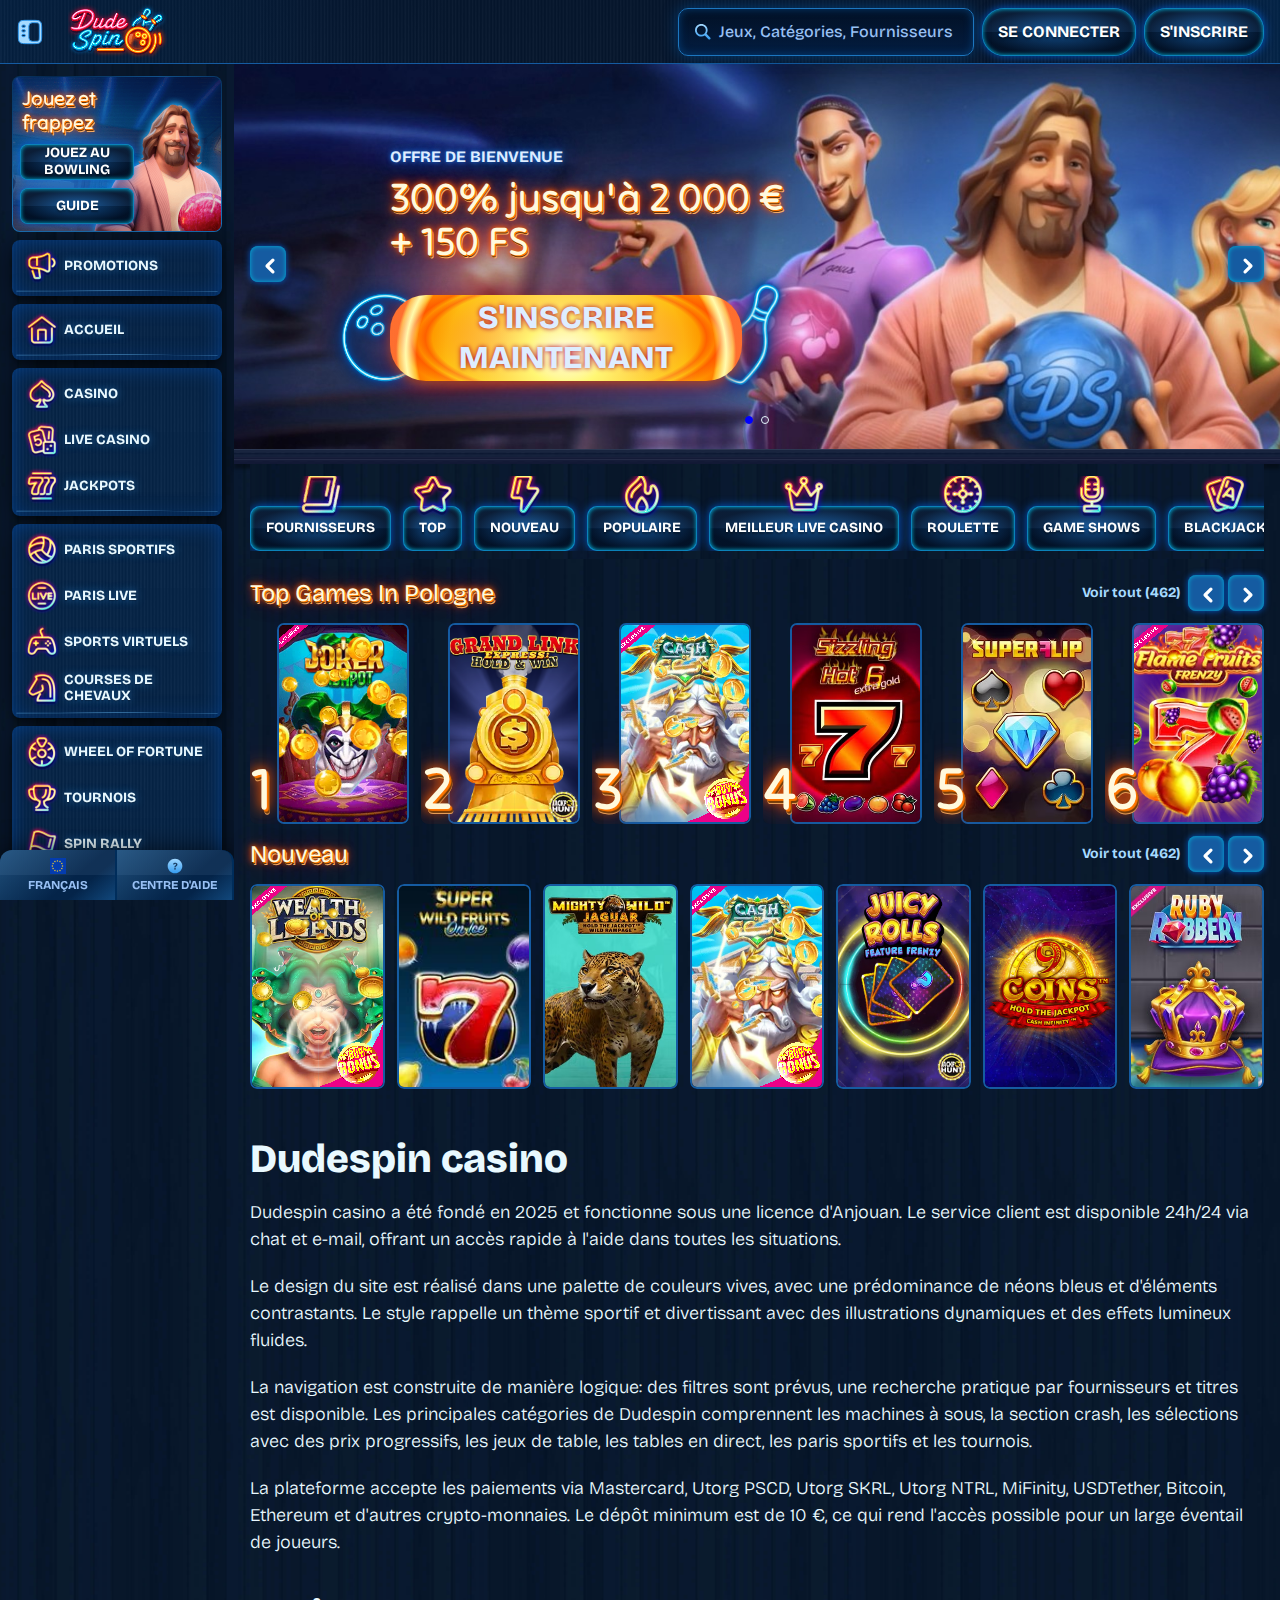
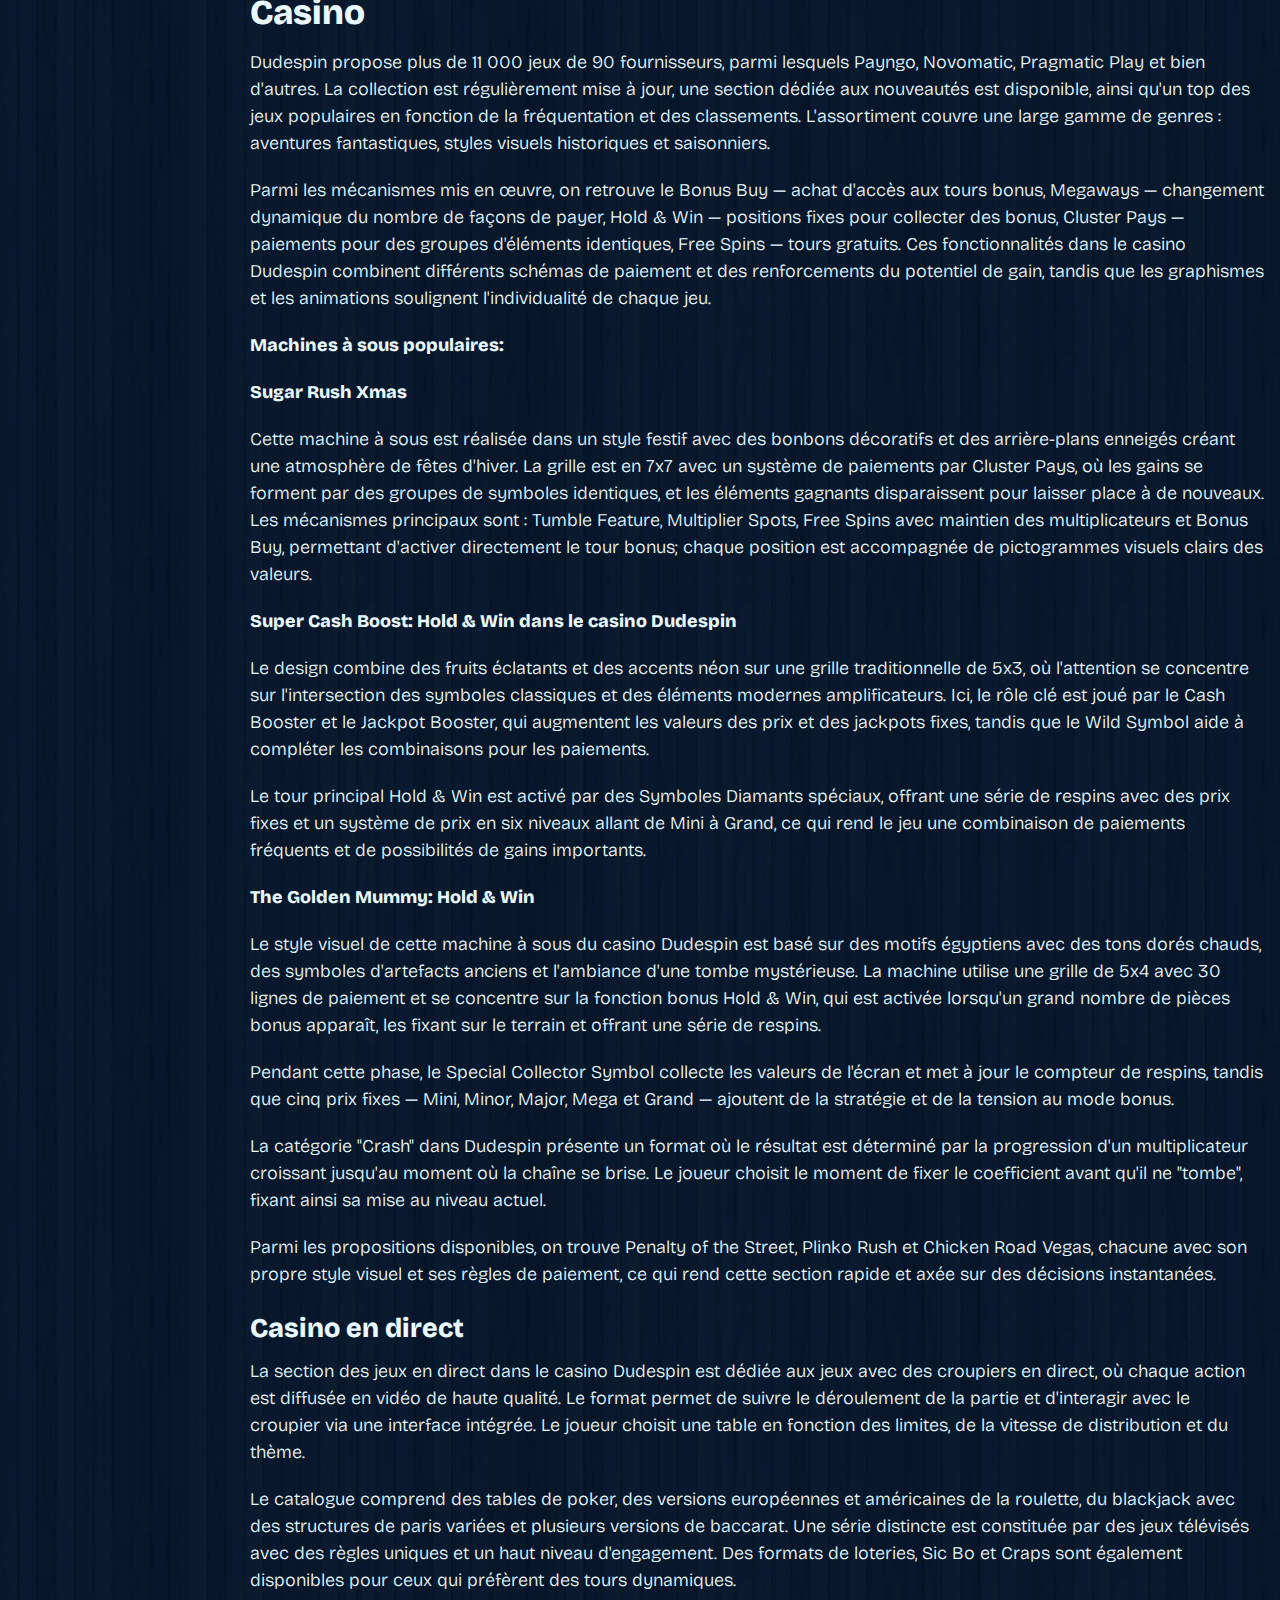
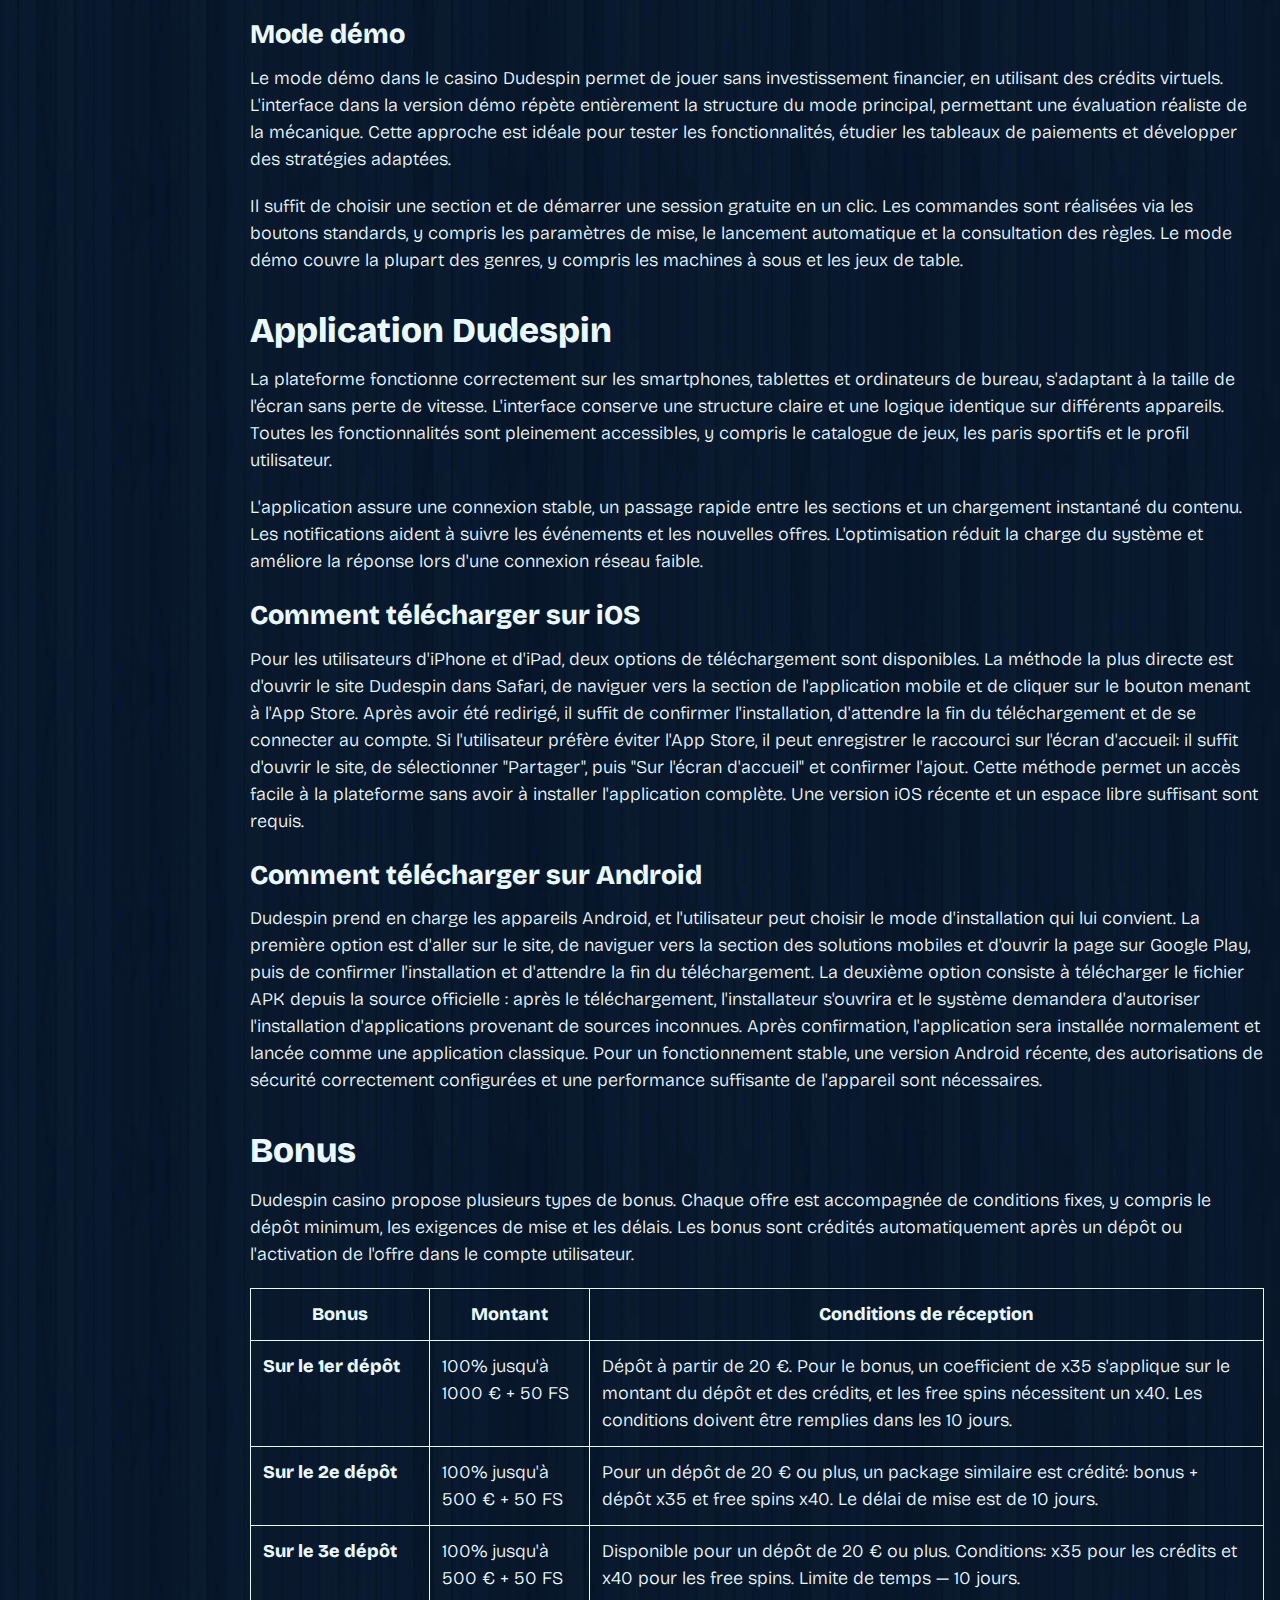
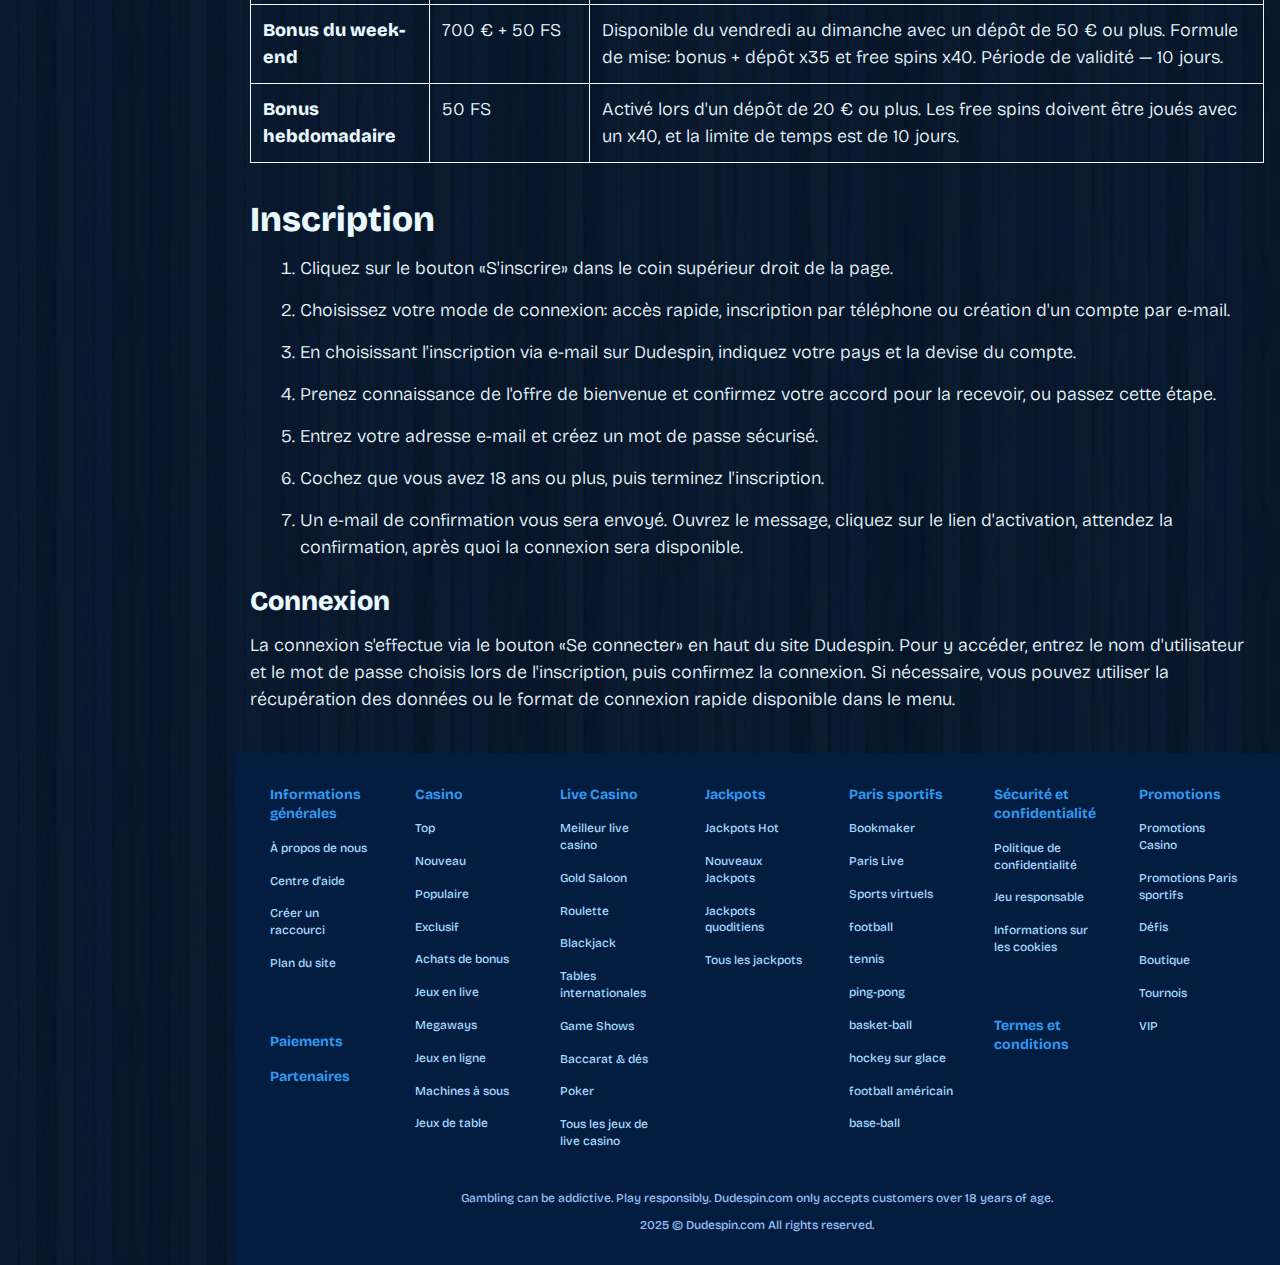
<file: index.html>
<!DOCTYPE html>
<html lang="fr">
<head>
  <meta charset="UTF-8">
  <meta name="robots" content="noindex, nofollow">
  <meta name="viewport" content="width=device-width, initial-scale=1.0">
  <meta name="description" content="Dudespin casino offre un bonus de bienvenue aux nouveaux joueurs - 300 % jusqu’à 2000 euros et 150 free spins.">
  <title>Dudespin casino - jouer en ligne en France</title>
  <link rel="alternate" href="https://dudespin1.fr/" hreflang="fr">
  <link rel="alternate" href="https://dudespin1.fr/fr-fr/" hreflang="fr-FR">
  <link rel="canonical" href="https://dudespin1.fr/fr-fr/" hreflang="fr-FR">
  <link rel="icon" type="image/png" href="favicon.ico">
  <link rel="stylesheet" href="assets/css/styles.css">
  <link rel="preconnect" href="https://fonts.googleapis.com">
<link rel="preconnect" href="https://fonts.gstatic.com" crossorigin>
<link href="https://fonts.googleapis.com/css2?family=Bricolage+Grotesque:opsz,wght@12..96,200..800&family=Tilt+Neon&display=swap" rel="stylesheet">
</head>
<body>
  <header>
    <div class="header__left">
      <a class="burger" href="go" rel="nofollow">
        <img src="assets/images/sidebar-opened-active.svg" alt="img" loading="lazy">
        <img src="assets/images/burger-active.svg" alt="img" loading="lazy">
      </a>
      <a class="logo" href="go" rel="nofollow">
        <img src="assets/images/logo.png" alt="img" loading="lazy">
      </a>
    </div>
    <div class="header__right">
      <a class="search" href="go" rel="nofollow">
        <span></span>
        <span>Jeux, Catégories, Fournisseurs</span>
      </a>
      <a class="header__btn" href="go" rel="nofollow">
        <span> Se connecter </span>
      </a>
      <a class="header__btn" href="go" rel="nofollow">
        <span> S'inscrire </span>
      </a>
    </div>
  </header>
  <aside class="sidebar">
    <div class="sidebar__menu">
      <div class="sidebar__top">
        <img src="assets/images/sidebar_dude.png" alt="img" loading="lazy">
        <p> Jouez et frappez </p>
        <a href="go" rel="nofollow"><span> JOUEZ AU BOWLING </span></a>
        <a href="go" rel="nofollow"><span> Guide </span></a>
      </div>
      <ul class="sidebar__list">
        <li>
          <a href="go" rel="nofollow">
            <img src="assets/images/m1.png" alt="img" loading="lazy">
            <span>Promotions</span>
          </a>
        </li>
      </ul>
      <ul class="sidebar__list">
        <li>
          <a href="go" rel="nofollow">
            <img src="assets/images/m2.png" alt="img" loading="lazy">
            <span>Accueil</span>
          </a>
        </li>
      </ul>
      <ul class="sidebar__list">
        <li>
          <a href="go" rel="nofollow">
            <img src="assets/images/m3.png" alt="img" loading="lazy">
            <span>Casino</span>
          </a>
        </li>
        <li>
          <a href="go" rel="nofollow">
            <img src="assets/images/m4.png" alt="img" loading="lazy">
            <span>Live Casino</span>
          </a>
        </li>
        <li>
          <a href="go" rel="nofollow">
            <img src="assets/images/m5.png" alt="img" loading="lazy">
            <span>Jackpots</span>
          </a>
        </li>
      </ul>
      <ul class="sidebar__list">
        <li>
          <a href="go" rel="nofollow">
            <img src="assets/images/m6.png" alt="img" loading="lazy">
            <span>Paris Sportifs</span>
          </a>
        </li>
        <li>
          <a href="go" rel="nofollow">
            <img src="assets/images/m7.png" alt="img" loading="lazy">
            <span>Paris Live</span>
          </a>
        </li>
        <li>
          <a href="go" rel="nofollow">
            <img src="assets/images/m8.png" alt="img" loading="lazy">
            <span>Sports virtuels</span>
          </a>
        </li>
        <li>
          <a href="go" rel="nofollow">
            <img src="assets/images/m9.png" alt="img" loading="lazy">
            <span>Courses de chevaux</span>
          </a>
        </li>
      </ul>
      <ul class="sidebar__list">
        <li>
          <a href="go" rel="nofollow">
            <img src="assets/images/m10.png" alt="img" loading="lazy">
            <span>Wheel of Fortune</span>
          </a>
        </li>
        <li>
          <a href="go" rel="nofollow">
            <img src="assets/images/m11.png" alt="img" loading="lazy">
            <span>Tournois</span>
          </a>
        </li>
        <li>
          <a href="go" rel="nofollow">
            <img src="assets/images/m12.png" alt="img" loading="lazy">
            <span>Spin Rally</span>
          </a>
        </li>
        <li>
          <a href="go" rel="nofollow">
            <img src="assets/images/m13.png" alt="img" loading="lazy">
            <span>Boutique</span>
          </a>
        </li>
      </ul>
      <ul class="sidebar__list">
        <li>
          <a href="go" rel="nofollow">
            <img src="assets/images/m14.png" alt="img" loading="lazy">
            <span>Niveaux VIP</span>
          </a>
        </li>
      </ul>
    </div>
    <div class="sidebar__footer">
      <a href="go" rel="nofollow">
        <img src="assets/images/fr.svg" alt="img" loading="lazy">
        <span> Français </span>
      </a>
      <a href="go" rel="nofollow">
        <span></span>
        <span>Centre d'aide</span>
      </a>
    </div>
  </aside>
  <div class="mobile--menu">
    <a href="go" rel="nofollow">Casino</a>
    <a href="go" rel="nofollow">Live Casino</a>
    <a href="go" rel="nofollow">Paris sportifs</a>
  </div>
  <div class="wrap">
    <main>
      <a class="banner" href="go" rel="nofollow">
        <div class="banner__img">
                <picture>
                  <source srcset="assets/images/banner-mob.jpg" media="(max-width: 767px)">
                  <source srcset="assets/images/banner.jpg" media="(min-width: 768px)">
                  <img src="assets/images/banner-mob.jpg" alt="banner" fetchpriority="high">
                </picture>
        </div>
        <div class="container">
          <div class="banner__content">
            <p> Offre de bienvenue </p>
            <p><span>300% </span><span>jusqu'à </span><br><span>2 000 € </span><br><span>+ 150 FS </span></p>
            <div class="button">
              <p>
                <span>S'inscrire maintenant</span>            
              </p>
              <img src="assets/images/actions-ball.e5ece326e18ef9df.png" alt="img" loading="lazy">
              <img src="assets/images/actions-pin.70f04409a7148f32.png" alt="img" loading="lazy">
            </div>            
          </div>
          <div class="arrows">
            <span><svg-icon-sprite _ngcontent-ng-c3798563245="" aria-hidden="true" src="arrow-left" width="20" height="20" _nghost-ng-c2813361619=""><svg _ngcontent-ng-c2813361619="" class="icon" width="20" height="20"><!----><use _ngcontent-ng-c2813361619="" xlink:href="./assets/sprite.svg#arrow-left"></use></svg><!----><!----><!----><!----><!----><!----></svg-icon-sprite></span>
            <span><svg-icon-sprite _ngcontent-ng-c3798563245="" aria-hidden="true" src="arrow-right" width="20" height="20" _nghost-ng-c2813361619=""><svg _ngcontent-ng-c2813361619="" class="icon" width="20" height="20"><!----><use _ngcontent-ng-c2813361619="" xlink:href="./assets/sprite.svg#arrow-right"></use></svg><!----><!----><!----><!----><!----><!----></svg-icon-sprite></span>
          </div>
          <div class="dots">
            <span></span>
            <span></span>
          </div>
        </div>
      </a>
      <div class="container">
        <section class="menu">
          <ul>
            <li>
              <a href="go" rel="nofollow">
                <img src="assets/images/t1.webp" alt="img" loading="lazy">
                <span>Fournisseurs</span>
              </a>
            </li>
            <li>
              <a href="go" rel="nofollow">
                <img src="assets/images/t2.png" alt="img" loading="lazy">
                <span>Top</span>
              </a>
            </li>
            <li>
              <a href="go" rel="nofollow">
                <img src="assets/images/t3.png" alt="img" loading="lazy">
                <span>Nouveau</span>
              </a>
            </li>
            <li>
              <a href="go" rel="nofollow">
                <img src="assets/images/t4.png" alt="img" loading="lazy">
                <span>Populaire</span>
              </a>
            </li>
            <li>
              <a href="go" rel="nofollow">
                <img src="assets/images/t5.png" alt="img" loading="lazy">
                <span>Meilleur live casino</span>
              </a>
            </li>
            <li>
              <a href="go" rel="nofollow">
                <img src="assets/images/t6.png" alt="img" loading="lazy">
                <span>Roulette</span>
              </a>
            </li>
            <li>
              <a href="go" rel="nofollow">
                <img src="assets/images/t7.png" alt="img" loading="lazy">
                <span>Game Shows</span>
              </a>
            </li>
            <li>
              <a href="go" rel="nofollow">
                <img src="assets/images/t8.png" alt="img" loading="lazy">
                <span>Blackjack</span>
              </a>
            </li>
            <li>
              <a href="go" rel="nofollow">
                <img src="assets/images/t9.png" alt="img" loading="lazy">
                <span>Jackpots Hot</span>
              </a>
            </li>
            <li>
              <a href="go" rel="nofollow">
                <img src="assets/images/t10.png" alt="img" loading="lazy">
                <span>Machines à sous</span>
              </a>
            </li>
          </ul>
        </section>
        <section class="cards">
          <div class="cards__block">
            <div class="cards__top">
              <div class="cards__title"> Top games in Pologne </div>
              <div class="cards__nav">
                <p>Voir tout (462)</p>
                <div class="arrows">
                  <span><svg-icon-sprite _ngcontent-ng-c3798563245="" aria-hidden="true" src="arrow-left" width="20" height="20" _nghost-ng-c2813361619=""><svg _ngcontent-ng-c2813361619="" class="icon" width="20" height="20"><!----><use _ngcontent-ng-c2813361619="" xlink:href="./assets/sprite.svg#arrow-left"></use></svg><!----><!----><!----><!----><!----><!----></svg-icon-sprite></span>
                  <span><svg-icon-sprite _ngcontent-ng-c3798563245="" aria-hidden="true" src="arrow-right" width="20" height="20" _nghost-ng-c2813361619=""><svg _ngcontent-ng-c2813361619="" class="icon" width="20" height="20"><!----><use _ngcontent-ng-c2813361619="" xlink:href="./assets/sprite.svg#arrow-right"></use></svg><!----><!----><!----><!----><!----><!----></svg-icon-sprite></span>
                </div>
              </div>
            </div>
            <div class="cards__list">
              <a class="cards__item" href="go" rel="nofollow">
                <img src="assets/images/1.svg" alt="img" loading="lazy">
                <span>1</span>
              </a>
              <a class="cards__item" href="go" rel="nofollow">
                <img src="assets/images/2.svg" alt="img" loading="lazy">
                <span>2</span>
              </a>
              <a class="cards__item" href="go" rel="nofollow">
                <img src="assets/images/3.svg" alt="img" loading="lazy">
                <span>3</span>
              </a>
              <a class="cards__item" href="go" rel="nofollow">
                <img src="assets/images/4.avif" alt="img" loading="lazy">
                <span>4</span>
              </a>
              <a class="cards__item" href="go" rel="nofollow">
                <img src="assets/images/5.avif" alt="img" loading="lazy">
                <span>5</span>
              </a>
              <a class="cards__item" href="go" rel="nofollow">
                <img src="assets/images/6.svg" alt="img" loading="lazy">
                <span>6</span>
              </a>
              <a class="cards__item" href="go" rel="nofollow">
                <img src="assets/images/7.webp" alt="img" loading="lazy">
                <span>7</span>
              </a>
            </div>
          </div>
          <div class="cards__block">
            <div class="cards__top">
              <div class="cards__title"> Nouveau </div>
              <div class="cards__nav">
                <p>Voir tout (462)</p>
                <div class="arrows">
                  <span><svg-icon-sprite _ngcontent-ng-c3798563245="" aria-hidden="true" src="arrow-left" width="20" height="20" _nghost-ng-c2813361619=""><svg _ngcontent-ng-c2813361619="" class="icon" width="20" height="20"><!----><use _ngcontent-ng-c2813361619="" xlink:href="./assets/sprite.svg#arrow-left"></use></svg><!----><!----><!----><!----><!----><!----></svg-icon-sprite></span>
                  <span><svg-icon-sprite _ngcontent-ng-c3798563245="" aria-hidden="true" src="arrow-right" width="20" height="20" _nghost-ng-c2813361619=""><svg _ngcontent-ng-c2813361619="" class="icon" width="20" height="20"><!----><use _ngcontent-ng-c2813361619="" xlink:href="./assets/sprite.svg#arrow-right"></use></svg><!----><!----><!----><!----><!----><!----></svg-icon-sprite></span>
                </div>
              </div>
            </div>
            <div class="cards__list">
              <a class="cards__item" href="go" rel="nofollow">
                <img src="assets/images/9.svg" alt="img" loading="lazy">
              </a>
              <a class="cards__item" href="go" rel="nofollow">
                <img src="assets/images/10.webp" alt="img" loading="lazy">
              </a>
              <a class="cards__item" href="go" rel="nofollow">
                <img src="assets/images/11.avif" alt="img" loading="lazy">
              </a>
              <a class="cards__item" href="go" rel="nofollow">
                <img src="assets/images/3.svg" alt="img" loading="lazy">
              </a>
              <a class="cards__item" href="go" rel="nofollow">
                <img src="assets/images/12.svg" alt="img" loading="lazy">
              </a>
              <a class="cards__item" href="go" rel="nofollow">
                <img src="assets/images/13.svg" alt="img" loading="lazy">
              </a>
              <a class="cards__item" href="go" rel="nofollow">
                <img src="assets/images/8.svg" alt="img" loading="lazy">
              </a>
              <a class="cards__item" href="go" rel="nofollow">
                <img src="assets/images/15.avif" alt="img" loading="lazy">
              </a>
            </div>
          </div>
        </section>
        <section class="content">
          <div class="content__item">
            <h1>Dudespin casino</h1>
            <p>Dudespin casino a été fondé en 2025 et fonctionne sous une licence d'Anjouan. Le service client est disponible 24h/24 via chat et e-mail, offrant un accès rapide à l'aide dans toutes les situations.
</p>
            <p>Le design du site est réalisé dans une palette de couleurs vives, avec une prédominance de néons bleus et d'éléments contrastants. Le style rappelle un thème sportif et divertissant avec des illustrations dynamiques et des effets lumineux fluides.
</p>
            <p>La navigation est construite de manière logique: des filtres sont prévus, une recherche pratique par fournisseurs et titres est disponible. Les principales catégories de Dudespin comprennent les machines à sous, la section crash, les sélections avec des prix progressifs, les jeux de table, les tables en direct, les paris sportifs et les tournois.
</p>
            <p>La plateforme accepte les paiements via Mastercard, Utorg PSCD, Utorg SKRL, Utorg NTRL, MiFinity, USDTether, Bitcoin, Ethereum et d'autres crypto-monnaies. Le dépôt minimum est de 10 €, ce qui rend l'accès possible pour un large éventail de joueurs.
</p>
          </div>
          <div class="content__item">
            <h2>Casino</h2>
            <p>Dudespin propose plus de 11 000 jeux de 90 fournisseurs, parmi lesquels Payngo, Novomatic, Pragmatic Play et bien d'autres. La collection est régulièrement mise à jour, une section dédiée aux nouveautés est disponible, ainsi qu'un top des jeux populaires en fonction de la fréquentation et des classements. L'assortiment couvre une large gamme de genres : aventures fantastiques, styles visuels historiques et saisonniers.
</p>
            <p>Parmi les mécanismes mis en œuvre, on retrouve le Bonus Buy — achat d'accès aux tours bonus, Megaways — changement dynamique du nombre de façons de payer, Hold & Win — positions fixes pour collecter des bonus, Cluster Pays — paiements pour des groupes d'éléments identiques, Free Spins — tours gratuits. Ces fonctionnalités dans le casino Dudespin combinent différents schémas de paiement et des renforcements du potentiel de gain, tandis que les graphismes et les animations soulignent l'individualité de chaque jeu.
</p>
            <p><strong>Machines à sous populaires:</strong></p>
            <p><strong>Sugar Rush Xmas</strong></p>
            <p>Cette machine à sous est réalisée dans un style festif avec des bonbons décoratifs et des arrière-plans enneigés créant une atmosphère de fêtes d'hiver. La grille est en 7x7 avec un système de paiements par Cluster Pays, où les gains se forment par des groupes de symboles identiques, et les éléments gagnants disparaissent pour laisser place à de nouveaux. Les mécanismes principaux sont : Tumble Feature, Multiplier Spots, Free Spins avec maintien des multiplicateurs et Bonus Buy, permettant d'activer directement le tour bonus; chaque position est accompagnée de pictogrammes visuels clairs des valeurs.
</p>
            <p><strong>Super Cash Boost: Hold & Win dans le casino Dudespin</strong></p>
            <p>Le design combine des fruits éclatants et des accents néon sur une grille traditionnelle de 5x3, où l'attention se concentre sur l'intersection des symboles classiques et des éléments modernes amplificateurs. Ici, le rôle clé est joué par le Cash Booster et le Jackpot Booster, qui augmentent les valeurs des prix et des jackpots fixes, tandis que le Wild Symbol aide à compléter les combinaisons pour les paiements.
</p>
            <p>Le tour principal Hold & Win est activé par des Symboles Diamants spéciaux, offrant une série de respins avec des prix fixes et un système de prix en six niveaux allant de Mini à Grand, ce qui rend le jeu une combinaison de paiements fréquents et de possibilités de gains importants.
</p>
            <p><strong>The Golden Mummy: Hold & Win</strong></p>
            <p>Le style visuel de cette machine à sous du casino Dudespin est basé sur des motifs égyptiens avec des tons dorés chauds, des symboles d'artefacts anciens et l'ambiance d'une tombe mystérieuse. La machine utilise une grille de 5x4 avec 30 lignes de paiement et se concentre sur la fonction bonus Hold & Win, qui est activée lorsqu'un grand nombre de pièces bonus apparaît, les fixant sur le terrain et offrant une série de respins.
</p>
            <p>Pendant cette phase, le Special Collector Symbol collecte les valeurs de l'écran et met à jour le compteur de respins, tandis que cinq prix fixes — Mini, Minor, Major, Mega et Grand — ajoutent de la stratégie et de la tension au mode bonus.
</p>
            <p>La catégorie "Crash" dans Dudespin présente un format où le résultat est déterminé par la progression d'un multiplicateur croissant jusqu'au moment où la chaîne se brise. Le joueur choisit le moment de fixer le coefficient avant qu'il ne "tombe", fixant ainsi sa mise au niveau actuel.
</p>
            <p>Parmi les propositions disponibles, on trouve Penalty of the Street, Plinko Rush et Chicken Road Vegas, chacune avec son propre style visuel et ses règles de paiement, ce qui rend cette section rapide et axée sur des décisions instantanées.
</p>
            <h3>Casino en direct</h3>
            <p>La section des jeux en direct dans le casino Dudespin est dédiée aux jeux avec des croupiers en direct, où chaque action est diffusée en vidéo de haute qualité. Le format permet de suivre le déroulement de la partie et d'interagir avec le croupier via une interface intégrée. Le joueur choisit une table en fonction des limites, de la vitesse de distribution et du thème.
</p>
            <p>Le catalogue comprend des tables de poker, des versions européennes et américaines de la roulette, du blackjack avec des structures de paris variées et plusieurs versions de baccarat. Une série distincte est constituée par des jeux télévisés avec des règles uniques et un haut niveau d'engagement. Des formats de loteries, Sic Bo et Craps sont également disponibles pour ceux qui préfèrent des tours dynamiques.
</p>
            <h3>Mode démo</h3>
            <p>Le mode démo dans le casino Dudespin permet de jouer sans investissement financier, en utilisant des crédits virtuels. L'interface dans la version démo répète entièrement la structure du mode principal, permettant une évaluation réaliste de la mécanique. Cette approche est idéale pour tester les fonctionnalités, étudier les tableaux de paiements et développer des stratégies adaptées.
</p>
            <p>Il suffit de choisir une section et de démarrer une session gratuite en un clic. Les commandes sont réalisées via les boutons standards, y compris les paramètres de mise, le lancement automatique et la consultation des règles. Le mode démo couvre la plupart des genres, y compris les machines à sous et les jeux de table.
</p>
          </div>
          <div class="content__item">
            <h2>Application Dudespin</h2>
            <p>La plateforme fonctionne correctement sur les smartphones, tablettes et ordinateurs de bureau, s'adaptant à la taille de l'écran sans perte de vitesse. L'interface conserve une structure claire et une logique identique sur différents appareils. Toutes les fonctionnalités sont pleinement accessibles, y compris le catalogue de jeux, les paris sportifs et le profil utilisateur.
</p>
            <p>L'application assure une connexion stable, un passage rapide entre les sections et un chargement instantané du contenu. Les notifications aident à suivre les événements et les nouvelles offres. L'optimisation réduit la charge du système et améliore la réponse lors d'une connexion réseau faible.
</p>
            <h3>Comment télécharger sur iOS</h3>
            <p>Pour les utilisateurs d'iPhone et d'iPad, deux options de téléchargement sont disponibles. La méthode la plus directe est d'ouvrir le site Dudespin dans Safari, de naviguer vers la section de l'application mobile et de cliquer sur le bouton menant à l'App Store. Après avoir été redirigé, il suffit de confirmer l'installation, d'attendre la fin du téléchargement et de se connecter au compte.
Si l'utilisateur préfère éviter l'App Store, il peut enregistrer le raccourci sur l'écran d'accueil: il suffit d'ouvrir le site, de sélectionner "Partager", puis "Sur l'écran d'accueil" et confirmer l'ajout. Cette méthode permet un accès facile à la plateforme sans avoir à installer l'application complète. Une version iOS récente et un espace libre suffisant sont requis.
</p>
            <h3>Comment télécharger sur Android</h3>
            <p>Dudespin prend en charge les appareils Android, et l'utilisateur peut choisir le mode d'installation qui lui convient. La première option est d'aller sur le site, de naviguer vers la section des solutions mobiles et d'ouvrir la page sur Google Play, puis de confirmer l'installation et d'attendre la fin du téléchargement.
La deuxième option consiste à télécharger le fichier APK depuis la source officielle : après le téléchargement, l'installateur s'ouvrira et le système demandera d'autoriser l'installation d'applications provenant de sources inconnues. Après confirmation, l'application sera installée normalement et lancée comme une application classique.
Pour un fonctionnement stable, une version Android récente, des autorisations de sécurité correctement configurées et une performance suffisante de l'appareil sont nécessaires.
</p>
          </div>
          <div class="content__item">
            <h2>Bonus</h2>
            <p>Dudespin casino propose plusieurs types de bonus. Chaque offre est accompagnée de conditions fixes, y compris le dépôt minimum, les exigences de mise et les délais. Les bonus sont crédités automatiquement après un dépôt ou l'activation de l'offre dans le compte utilisateur.
</p>
            <div class="content__table">
<table>
  <tr>
    <td>Bonus</td>
    <td>Montant</td>
    <td>Conditions de réception</td>
  </tr>
  <tr>
    <td>Sur le 1er dépôt</td>
    <td>100% jusqu'à 1000 € + 50 FS</td>
    <td>Dépôt à partir de 20 €. Pour le bonus, un coefficient de x35 s'applique sur le montant du dépôt et des crédits, et les free spins nécessitent un x40. Les conditions doivent être remplies dans les 10 jours.</td>
  </tr>
  <tr>
    <td>Sur le 2e dépôt</td>
    <td>100% jusqu'à 500 € + 50 FS</td>
    <td>Pour un dépôt de 20 € ou plus, un package similaire est crédité: bonus + dépôt x35 et free spins x40. Le délai de mise est de 10 jours.</td>
  </tr>
  <tr>
    <td>Sur le 3e dépôt</td>
    <td>100% jusqu'à 500 € + 50 FS</td>
    <td>Disponible pour un dépôt de 20 € ou plus. Conditions: x35 pour les crédits et x40 pour les free spins. Limite de temps — 10 jours.</td>
  </tr>
  <tr>
    <td>Bonus du week-end</td>
    <td>700 € + 50 FS</td>
    <td>Disponible du vendredi au dimanche avec un dépôt de 50 € ou plus. Formule de mise: bonus + dépôt x35 et free spins x40. Période de validité — 10 jours.</td>
  </tr>
  <tr>
    <td>Bonus hebdomadaire</td>
    <td>50 FS</td>
    <td>Activé lors d'un dépôt de 20 € ou plus. Les free spins doivent être joués avec un x40, et la limite de temps est de 10 jours.</td>
  </tr>
</table>

            </div>
          </div>
          <div class="content__item">
            <h2>Inscription</h2>
            <ol>
              <li>Cliquez sur le bouton «S'inscrire» dans le coin supérieur droit de la page.
</li>
              <li>Choisissez votre mode de connexion: accès rapide, inscription par téléphone ou création d'un compte par e-mail.
</li>
              <li>En choisissant l'inscription via e-mail sur Dudespin, indiquez votre pays et la devise du compte.
</li>
              <li>Prenez connaissance de l'offre de bienvenue et confirmez votre accord pour la recevoir, ou passez cette étape.
</li>
              <li>Entrez votre adresse e-mail et créez un mot de passe sécurisé.</li>
              <li>Cochez que vous avez 18 ans ou plus, puis terminez l'inscription.
</li>
              <li>Un e-mail de confirmation vous sera envoyé. Ouvrez le message, cliquez sur le lien d'activation, attendez la confirmation, après quoi la connexion sera disponible.
</li>
            </ol>
            <h3>Connexion</h3>
            <p>La connexion s'effectue via le bouton «Se connecter» en haut du site Dudespin. Pour y accéder, entrez le nom d'utilisateur et le mot de passe choisis lors de l'inscription, puis confirmez la connexion. Si nécessaire, vous pouvez utiliser la récupération des données ou le format de connexion rapide disponible dans le menu.
</p>
          </div>
        </section>
      </div>
    </main>
   <footer>
      <div class="container">
        <div class="footer">
          <div class="footer__menu">
            <div class="footer__column">
              <div class="footer__menu__item">
                <p class="footer__menu__title">Informations générales</p>
                <ul>
                  <li>À propos de nous</li>
                  <li>Centre d'aide</li>
                  <li>Créer un raccourci</li>
                  <li>Plan du site</li>
                </ul>
              </div>
              <div class="footer__menu__item">
                <p class="footer__menu__title">Paiements</p>
                <p class="footer__menu__title">Partenaires</p>
              </div>
            </div>
            <div class="footer__column">
              <div class="footer__menu__item">
                <p class="footer__menu__title">Casino</p>
                <ul>
                  <li>Top</li>
                  <li>Nouveau</li>
                  <li>Populaire</li>
                  <li>Exclusif</li>
                  <li>Achats de bonus</li>
                  <li>Jeux en live</li>
                  <li>Megaways</li>
                  <li>Jeux en ligne</li>
                  <li>Machines à sous</li>
                  <li>Jeux de table</li>
                </ul>
              </div>
            </div>
            <div class="footer__column">
              <div class="footer__menu__item">
                <p class="footer__menu__title">Live Casino</p>
                <ul>
                  <li>Meilleur live casino</li>
                  <li>Gold Saloon</li>
                  <li>Roulette</li>
                  <li>Blackjack</li>
                  <li>Tables internationales</li>
                  <li>Game Shows</li>
                  <li>Baccarat & dés</li>
                  <li>Poker</li>
                  <li>Tous les jeux de live casino</li>
                </ul>
              </div>
            </div>
            <div class="footer__column">
              <div class="footer__menu__item">
                <p class="footer__menu__title">Jackpots</p>
                <ul>
                  <li>Jackpots Hot</li>
                  <li>Nouveaux Jackpots</li>
                  <li>Jackpots quoditiens</li>
                  <li>Tous les jackpots</li>
                </ul>
              </div>
            </div>
            <div class="footer__column">
              <div class="footer__menu__item">
                <p class="footer__menu__title">Paris sportifs</p>
                <ul>
                  <li>Bookmaker</li>
                  <li>Paris Live</li>
                  <li>Sports virtuels</li>
                  <li>football</li>
                  <li>tennis</li>
                  <li>ping-pong</li>
                  <li>basket-ball</li>
                  <li>hockey sur glace</li>
                  <li>football américain</li>
                  <li>base-ball</li>
                </ul>
              </div>
            </div>
            <div class="footer__column">
              <div class="footer__menu__item">
                <p class="footer__menu__title">Sécurité et confidentialité</p>
                <ul>
                  <li>Politique de confidentialité</li>
                  <li>Jeu responsable</li>
                  <li>Informations sur les cookies</li>
                </ul>
              </div>
              <div class="footer__menu__item">
                <p class="footer__menu__title">Termes et conditions</p>
              </div>
            </div>
            <div class="footer__column">
              <div class="footer__menu__item">
                <p class="footer__menu__title">Promotions</p>
                <ul>
                  <li>Promotions Casino</li>
                  <li>Promotions Paris sportifs</li>
                  <li>Défis</li>
                  <li>Boutique</li>
                  <li>Tournois</li>
                  <li>VIP</li>
                </ul>
              </div>
            </div>
          </div>
          <div class="footer__copyright">
            <p>Gambling can be addictive. Play responsibly. Dudespin.com only accepts customers over 18 years of age.</p>
            <p>2025 © Dudespin.com All rights reserved.</p>
          </div>
        </div>
      </div>
    </footer>
  </div>
  <script src="assets/js/script.js" defer></script>
</body>
</html>
</file>
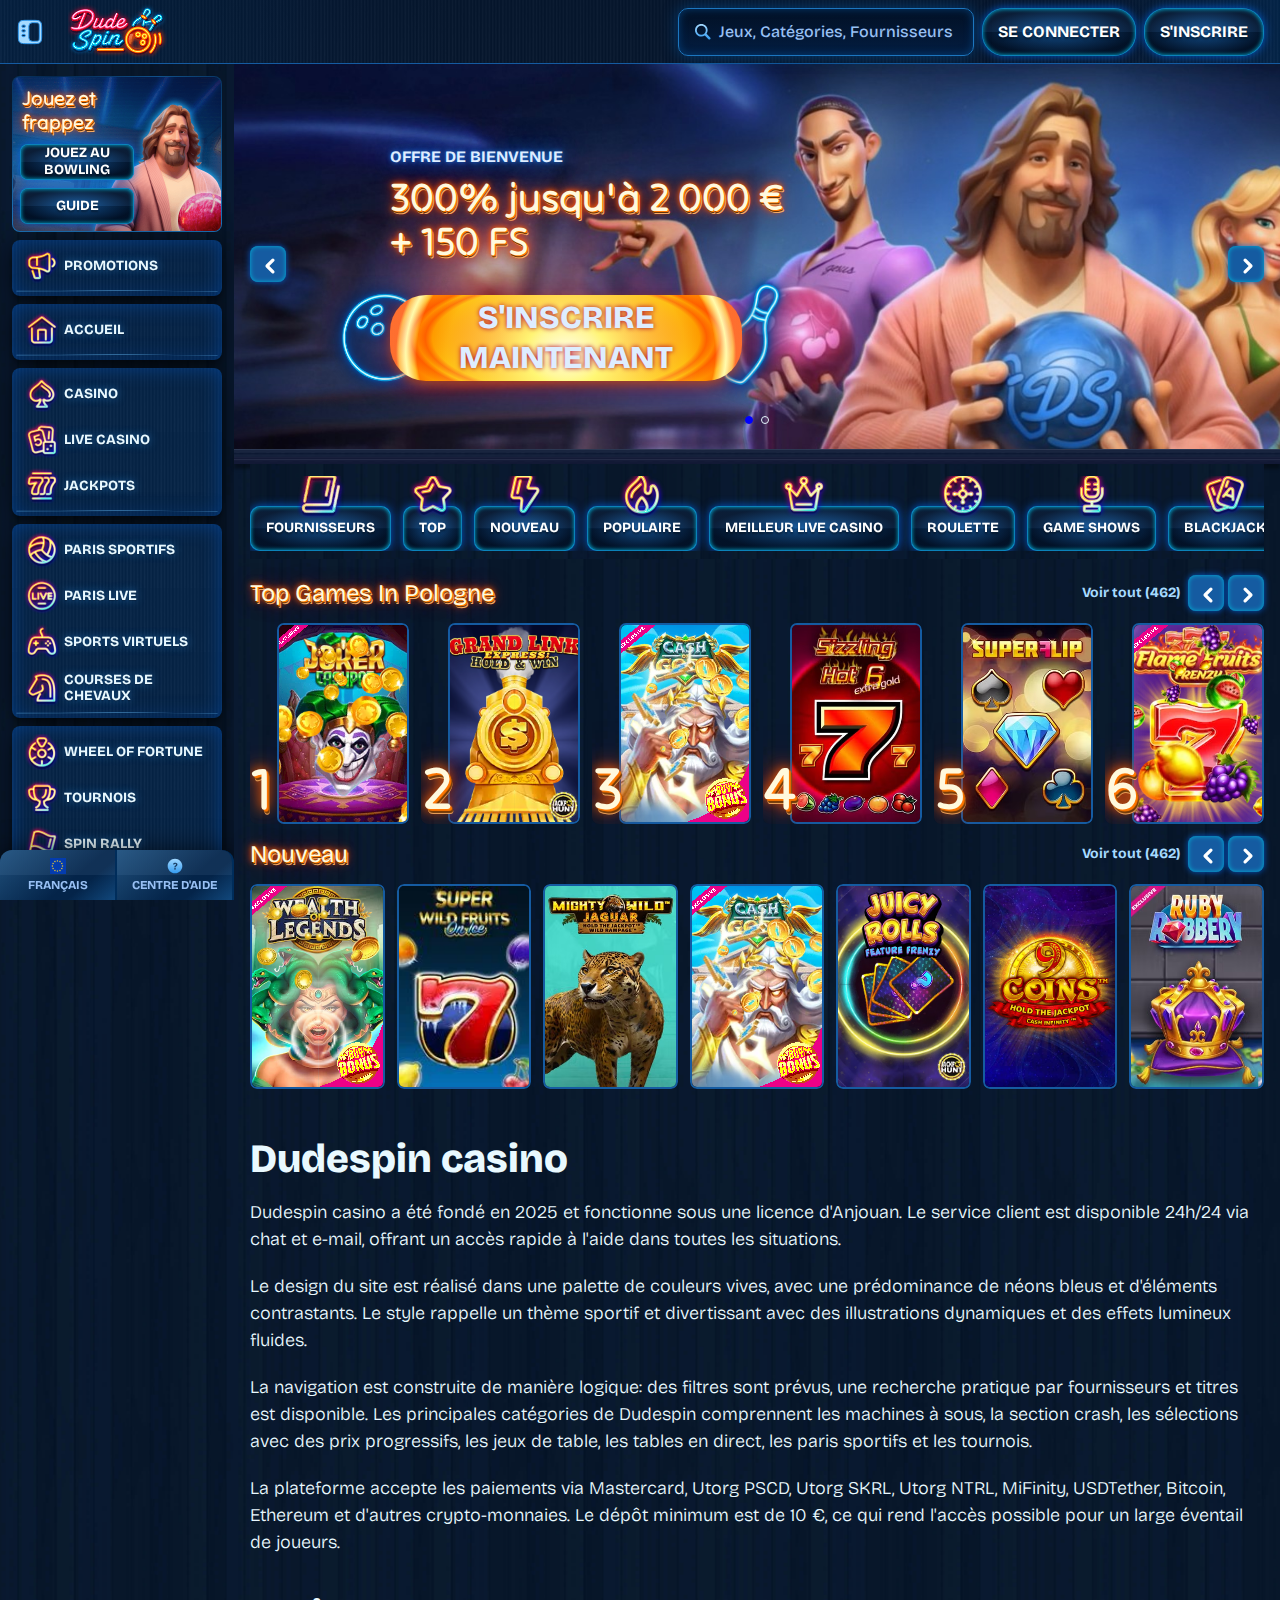
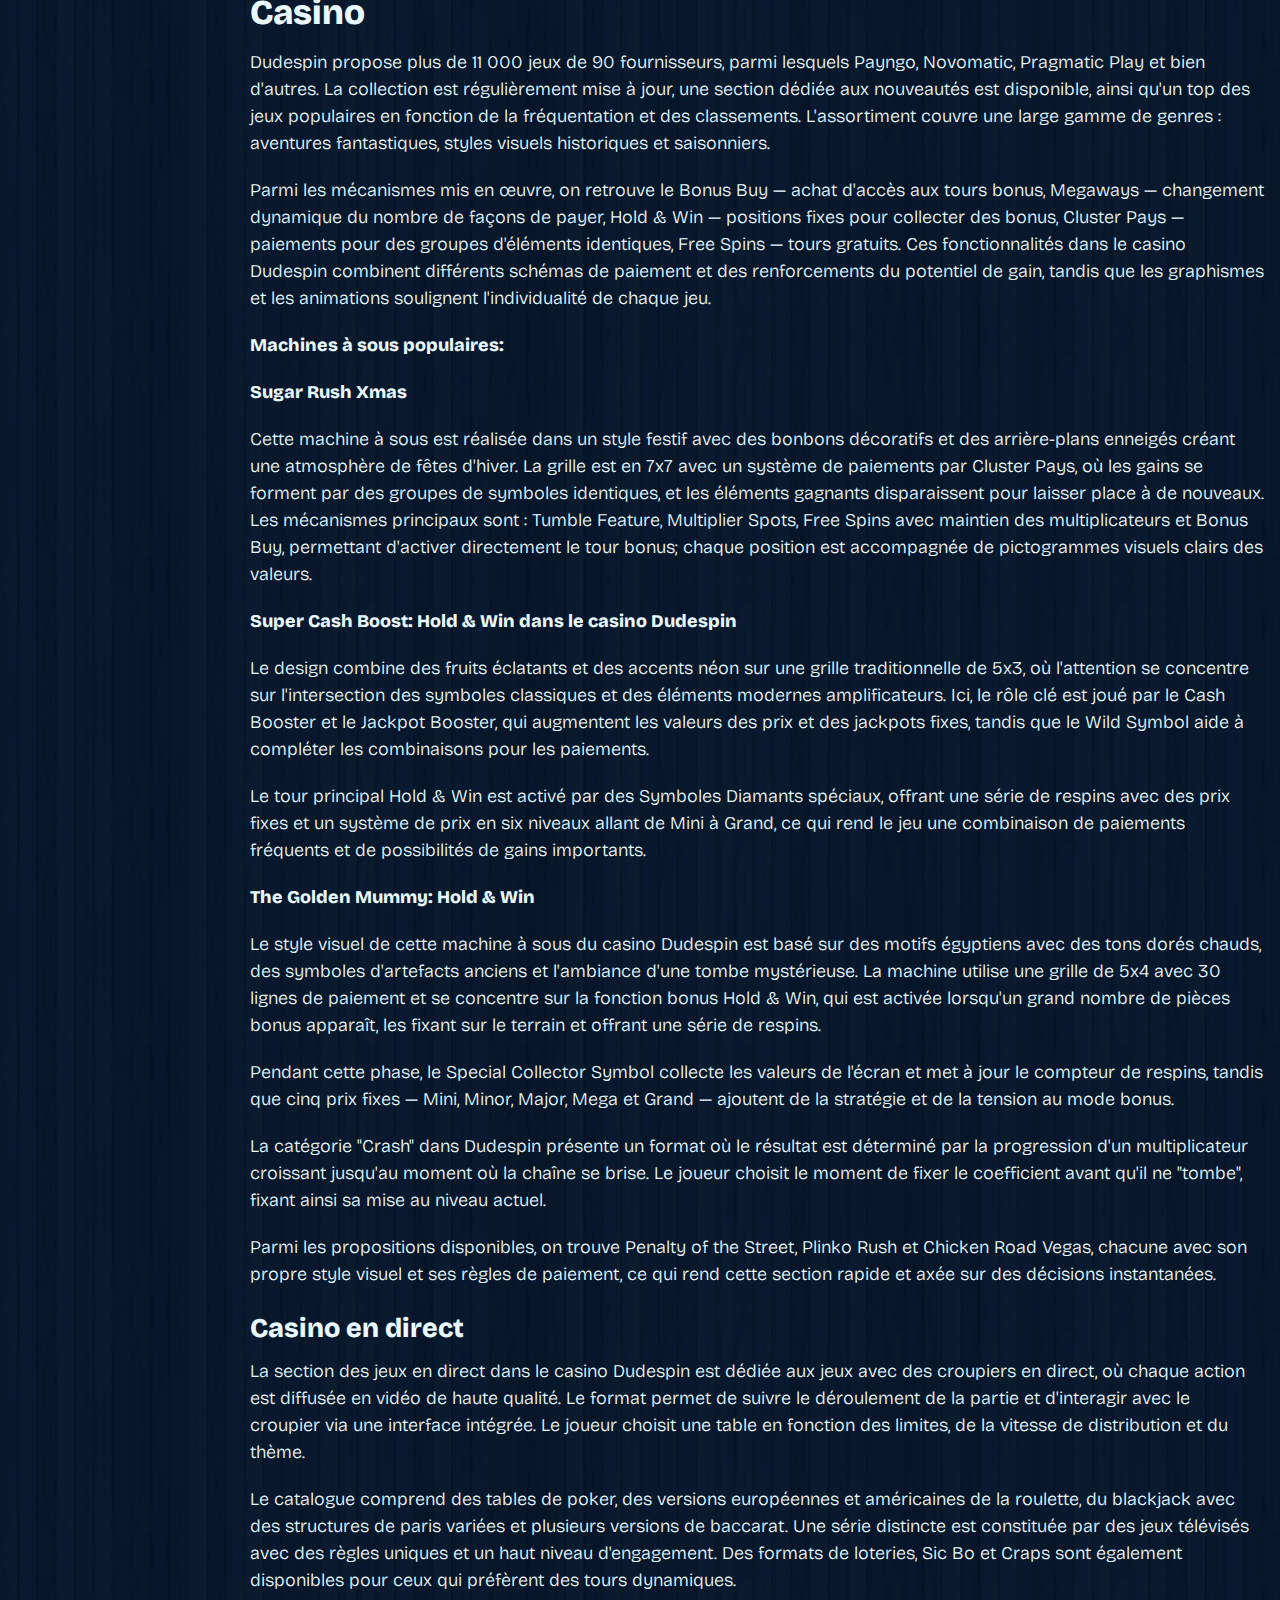
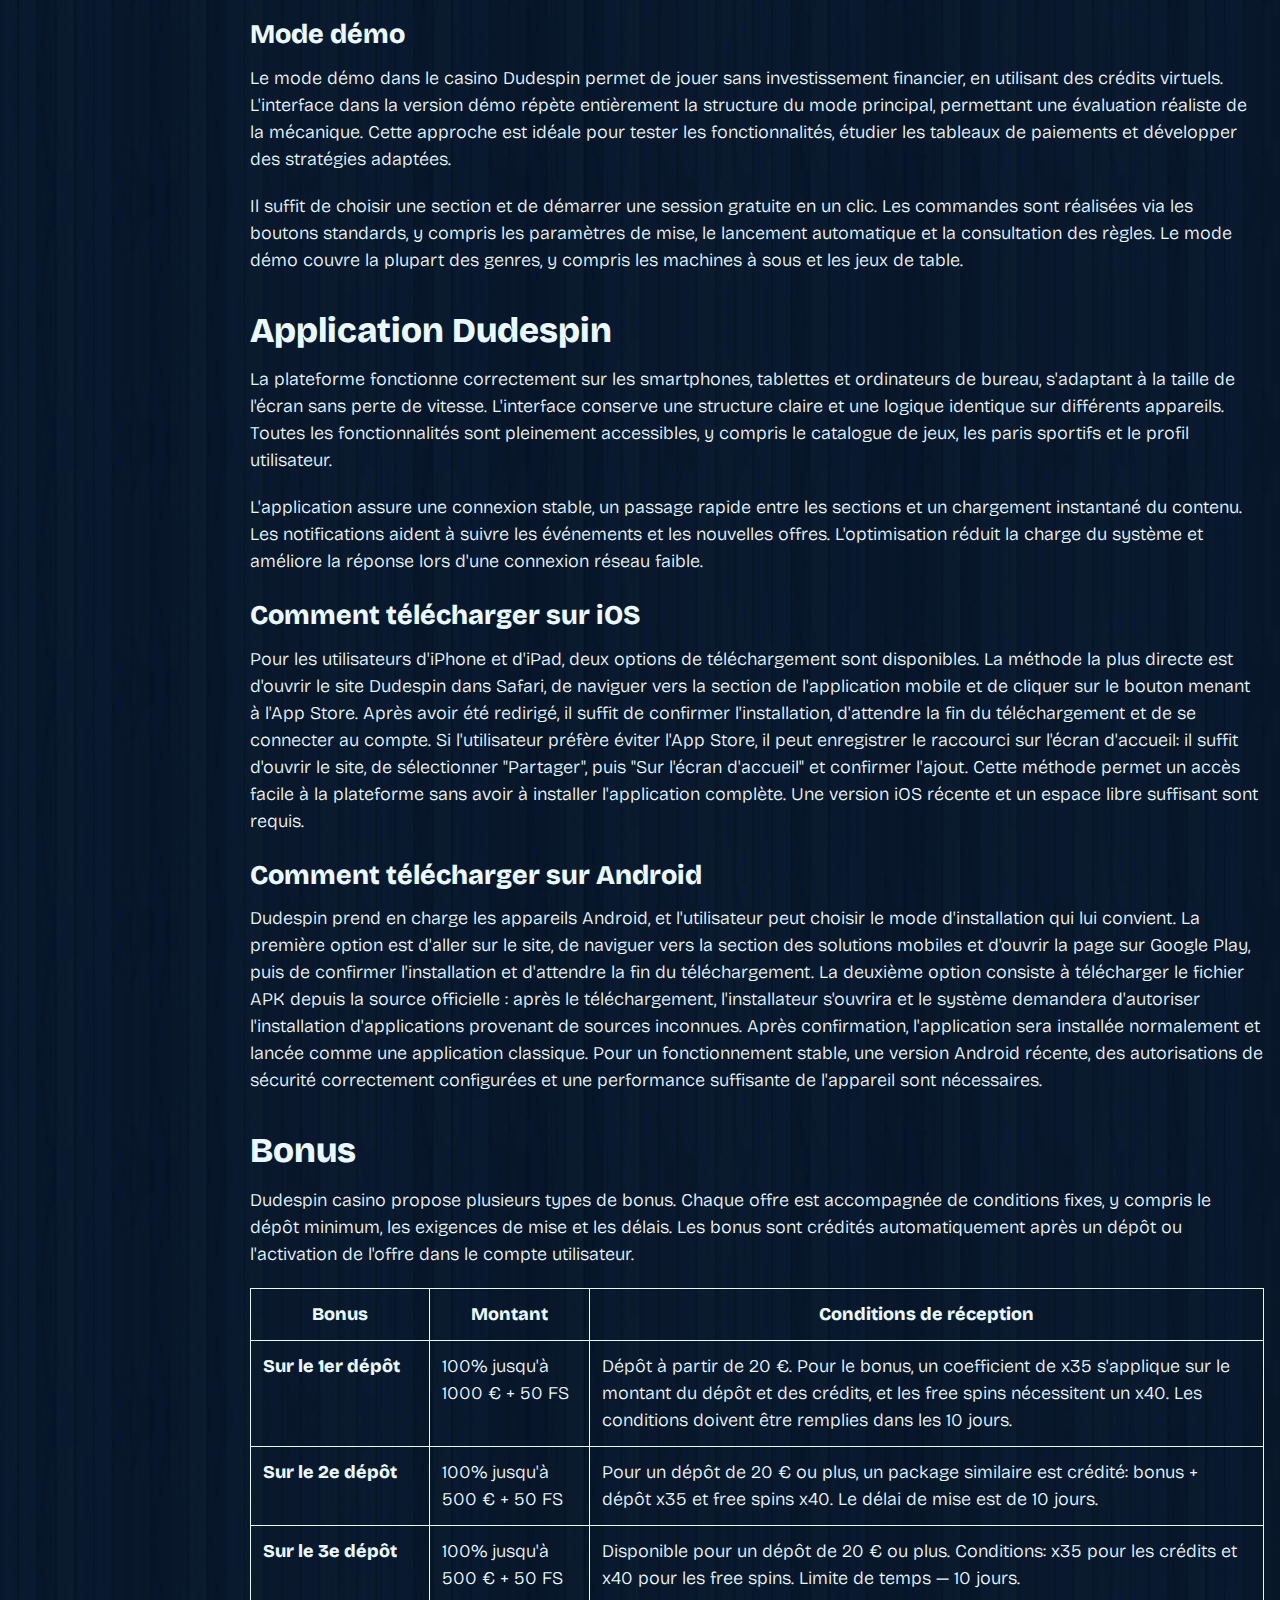
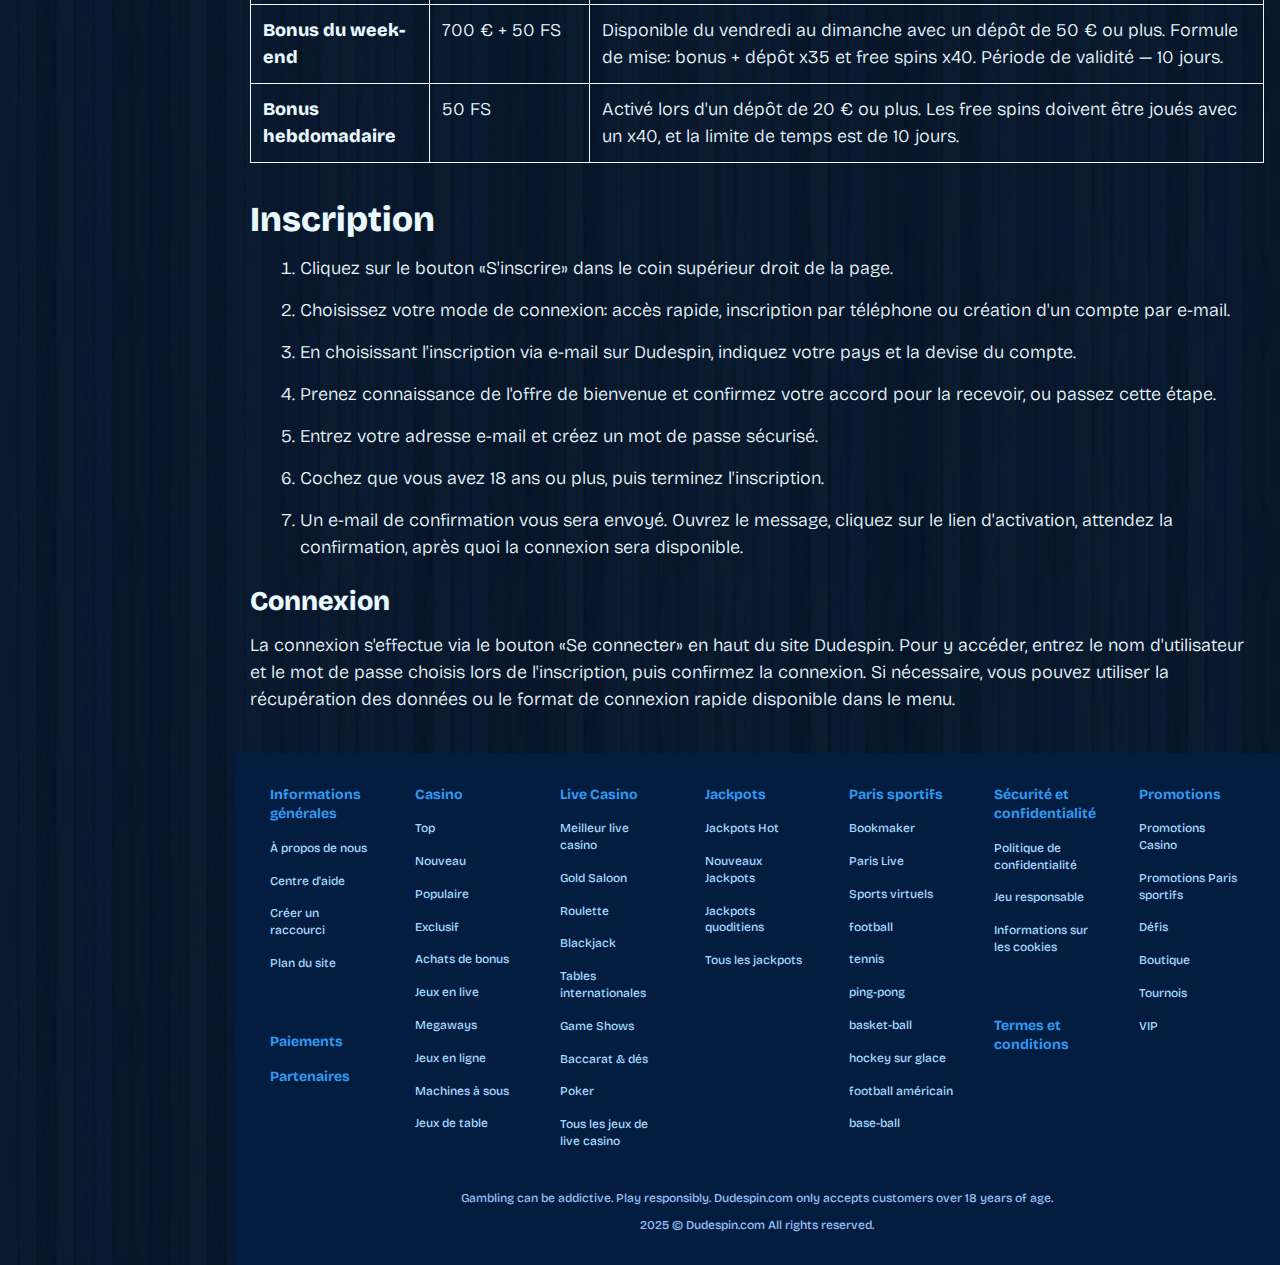
<file: fr-fr/index.html>
<!DOCTYPE html>
<html lang="fr-FR">
<head>
  <meta charset="UTF-8">
  <meta name="robots" content="noindex, nofollow">
  <meta name="viewport" content="width=device-width, initial-scale=1.0">
  <meta name="description" content="Dudespin casino offre un bonus de bienvenue aux nouveaux joueurs - 300 % jusqu’à 2000 euros et 150 free spins.">
  <title>Dudespin casino - jouer en ligne en France</title>
  <link rel="alternate" href="https://dudespin1.fr/" hreflang="fr">
  <link rel="alternate" href="https://dudespin1.fr/fr-fr/" hreflang="fr-FR">
  <link rel="canonical" href="https://dudespin1.fr/fr-fr/" hreflang="fr-FR">
  <link rel="icon" type="image/png" href="../favicon.ico">
  <link rel="stylesheet" href="../assets/css/styles.css">
  <link rel="preconnect" href="https://fonts.googleapis.com">
<link rel="preconnect" href="https://fonts.gstatic.com" crossorigin>
<link href="https://fonts.googleapis.com/css2?family=Bricolage+Grotesque:opsz,wght@12..96,200..800&family=Tilt+Neon&display=swap" rel="stylesheet">
</head>
<body>
  <header>
    <div class="header__left">
      <a class="burger" href="go" rel="nofollow">
        <img src="../assets/images/sidebar-opened-active.svg" alt="img" loading="lazy">
        <img src="../assets/images/burger-active.svg" alt="img" loading="lazy">
      </a>
      <a class="logo" href="go" rel="nofollow">
        <img src="../assets/images/logo.png" alt="img" loading="lazy">
      </a>
    </div>
    <div class="header__right">
      <a class="search" href="go" rel="nofollow">
        <span></span>
        <span>Jeux, Catégories, Fournisseurs</span>
      </a>
      <a class="header__btn" href="go" rel="nofollow">
        <span> Se connecter </span>
      </a>
      <a class="header__btn" href="go" rel="nofollow">
        <span> S'inscrire </span>
      </a>
    </div>
  </header>
  <aside class="sidebar">
    <div class="sidebar__menu">
      <div class="sidebar__top">
        <img src="../assets/images/sidebar_dude.png" alt="img" loading="lazy">
        <p> Jouez et frappez </p>
        <a href="go" rel="nofollow"><span> JOUEZ AU BOWLING </span></a>
        <a href="go" rel="nofollow"><span> Guide </span></a>
      </div>
      <ul class="sidebar__list">
        <li>
          <a href="go" rel="nofollow">
            <img src="../assets/images/m1.png" alt="img" loading="lazy">
            <span>Promotions</span>
          </a>
        </li>
      </ul>
      <ul class="sidebar__list">
        <li>
          <a href="go" rel="nofollow">
            <img src="../assets/images/m2.png" alt="img" loading="lazy">
            <span>Accueil</span>
          </a>
        </li>
      </ul>
      <ul class="sidebar__list">
        <li>
          <a href="go" rel="nofollow">
            <img src="../assets/images/m3.png" alt="img" loading="lazy">
            <span>Casino</span>
          </a>
        </li>
        <li>
          <a href="go" rel="nofollow">
            <img src="../assets/images/m4.png" alt="img" loading="lazy">
            <span>Live Casino</span>
          </a>
        </li>
        <li>
          <a href="go" rel="nofollow">
            <img src="../assets/images/m5.png" alt="img" loading="lazy">
            <span>Jackpots</span>
          </a>
        </li>
      </ul>
      <ul class="sidebar__list">
        <li>
          <a href="go" rel="nofollow">
            <img src="../assets/images/m6.png" alt="img" loading="lazy">
            <span>Paris Sportifs</span>
          </a>
        </li>
        <li>
          <a href="go" rel="nofollow">
            <img src="../assets/images/m7.png" alt="img" loading="lazy">
            <span>Paris Live</span>
          </a>
        </li>
        <li>
          <a href="go" rel="nofollow">
            <img src="../assets/images/m8.png" alt="img" loading="lazy">
            <span>Sports virtuels</span>
          </a>
        </li>
        <li>
          <a href="go" rel="nofollow">
            <img src="../assets/images/m9.png" alt="img" loading="lazy">
            <span>Courses de chevaux</span>
          </a>
        </li>
      </ul>
      <ul class="sidebar__list">
        <li>
          <a href="go" rel="nofollow">
            <img src="../assets/images/m10.png" alt="img" loading="lazy">
            <span>Wheel of Fortune</span>
          </a>
        </li>
        <li>
          <a href="go" rel="nofollow">
            <img src="../assets/images/m11.png" alt="img" loading="lazy">
            <span>Tournois</span>
          </a>
        </li>
        <li>
          <a href="go" rel="nofollow">
            <img src="../assets/images/m12.png" alt="img" loading="lazy">
            <span>Spin Rally</span>
          </a>
        </li>
        <li>
          <a href="go" rel="nofollow">
            <img src="../assets/images/m13.png" alt="img" loading="lazy">
            <span>Boutique</span>
          </a>
        </li>
      </ul>
      <ul class="sidebar__list">
        <li>
          <a href="go" rel="nofollow">
            <img src="../assets/images/m14.png" alt="img" loading="lazy">
            <span>Niveaux VIP</span>
          </a>
        </li>
      </ul>
    </div>
    <div class="sidebar__footer">
      <a href="go" rel="nofollow">
        <img src="../assets/images/fr.svg" alt="img" loading="lazy">
        <span> Français </span>
      </a>
      <a href="go" rel="nofollow">
        <span></span>
        <span>Centre d'aide</span>
      </a>
    </div>
  </aside>
  <div class="mobile--menu">
    <a href="go" rel="nofollow">Casino</a>
    <a href="go" rel="nofollow">Live Casino</a>
    <a href="go" rel="nofollow">Paris sportifs</a>
  </div>
  <div class="wrap">
    <main>
      <a class="banner" href="go" rel="nofollow">
        <div class="banner__img">
                <picture>
                  <source srcset="../assets/images/banner-mob.jpg" media="(max-width: 767px)">
                  <source srcset="../assets/images/banner.jpg" media="(min-width: 768px)">
                  <img src="../assets/images/banner-mob.jpg" alt="banner" fetchpriority="high">
                </picture>
        </div>
        <div class="container">
          <div class="banner__content">
            <p> Offre de bienvenue </p>
            <p><span>300% </span><span>jusqu'à </span><br><span>2 000 € </span><br><span>+ 150 FS </span></p>
            <div class="button">
              <p>
                <span>S'inscrire maintenant</span>            
              </p>
              <img src="../assets/images/actions-ball.e5ece326e18ef9df.png" alt="img" loading="lazy">
              <img src="../assets/images/actions-pin.70f04409a7148f32.png" alt="img" loading="lazy">
            </div>            
          </div>
          <div class="arrows">
            <span><svg-icon-sprite _ngcontent-ng-c3798563245="" aria-hidden="true" src="arrow-left" width="20" height="20" _nghost-ng-c2813361619=""><svg _ngcontent-ng-c2813361619="" class="icon" width="20" height="20"><!----><use _ngcontent-ng-c2813361619="" xlink:href="../assets/sprite.svg#arrow-left"></use></svg><!----><!----><!----><!----><!----><!----></svg-icon-sprite></span>
            <span><svg-icon-sprite _ngcontent-ng-c3798563245="" aria-hidden="true" src="arrow-right" width="20" height="20" _nghost-ng-c2813361619=""><svg _ngcontent-ng-c2813361619="" class="icon" width="20" height="20"><!----><use _ngcontent-ng-c2813361619="" xlink:href="../assets/sprite.svg#arrow-right"></use></svg><!----><!----><!----><!----><!----><!----></svg-icon-sprite></span>
          </div>
          <div class="dots">
            <span></span>
            <span></span>
          </div>
        </div>
      </a>
      <div class="container">
        <section class="menu">
          <ul>
            <li>
              <a href="go" rel="nofollow">
                <img src="../assets/images/t1.webp" alt="img" loading="lazy">
                <span>Fournisseurs</span>
              </a>
            </li>
            <li>
              <a href="go" rel="nofollow">
                <img src="../assets/images/t2.png" alt="img" loading="lazy">
                <span>Top</span>
              </a>
            </li>
            <li>
              <a href="go" rel="nofollow">
                <img src="../assets/images/t3.png" alt="img" loading="lazy">
                <span>Nouveau</span>
              </a>
            </li>
            <li>
              <a href="go" rel="nofollow">
                <img src="../assets/images/t4.png" alt="img" loading="lazy">
                <span>Populaire</span>
              </a>
            </li>
            <li>
              <a href="go" rel="nofollow">
                <img src="../assets/images/t5.png" alt="img" loading="lazy">
                <span>Meilleur live casino</span>
              </a>
            </li>
            <li>
              <a href="go" rel="nofollow">
                <img src="../assets/images/t6.png" alt="img" loading="lazy">
                <span>Roulette</span>
              </a>
            </li>
            <li>
              <a href="go" rel="nofollow">
                <img src="../assets/images/t7.png" alt="img" loading="lazy">
                <span>Game Shows</span>
              </a>
            </li>
            <li>
              <a href="go" rel="nofollow">
                <img src="../assets/images/t8.png" alt="img" loading="lazy">
                <span>Blackjack</span>
              </a>
            </li>
            <li>
              <a href="go" rel="nofollow">
                <img src="../assets/images/t9.png" alt="img" loading="lazy">
                <span>Jackpots Hot</span>
              </a>
            </li>
            <li>
              <a href="go" rel="nofollow">
                <img src="../assets/images/t10.png" alt="img" loading="lazy">
                <span>Machines à sous</span>
              </a>
            </li>
          </ul>
        </section>
        <section class="cards">
          <div class="cards__block">
            <div class="cards__top">
              <div class="cards__title"> Top games in Pologne </div>
              <div class="cards__nav">
                <p>Voir tout (462)</p>
                <div class="arrows">
                  <span><svg-icon-sprite _ngcontent-ng-c3798563245="" aria-hidden="true" src="arrow-left" width="20" height="20" _nghost-ng-c2813361619=""><svg _ngcontent-ng-c2813361619="" class="icon" width="20" height="20"><!----><use _ngcontent-ng-c2813361619="" xlink:href="../assets/sprite.svg#arrow-left"></use></svg><!----><!----><!----><!----><!----><!----></svg-icon-sprite></span>
                  <span><svg-icon-sprite _ngcontent-ng-c3798563245="" aria-hidden="true" src="arrow-right" width="20" height="20" _nghost-ng-c2813361619=""><svg _ngcontent-ng-c2813361619="" class="icon" width="20" height="20"><!----><use _ngcontent-ng-c2813361619="" xlink:href="../assets/sprite.svg#arrow-right"></use></svg><!----><!----><!----><!----><!----><!----></svg-icon-sprite></span>
                </div>
              </div>
            </div>
            <div class="cards__list">
              <a class="cards__item" href="go" rel="nofollow">
                <img src="../assets/images/1.svg" alt="img" loading="lazy">
                <span>1</span>
              </a>
              <a class="cards__item" href="go" rel="nofollow">
                <img src="../assets/images/2.svg" alt="img" loading="lazy">
                <span>2</span>
              </a>
              <a class="cards__item" href="go" rel="nofollow">
                <img src="../assets/images/3.svg" alt="img" loading="lazy">
                <span>3</span>
              </a>
              <a class="cards__item" href="go" rel="nofollow">
                <img src="../assets/images/4.avif" alt="img" loading="lazy">
                <span>4</span>
              </a>
              <a class="cards__item" href="go" rel="nofollow">
                <img src="../assets/images/5.avif" alt="img" loading="lazy">
                <span>5</span>
              </a>
              <a class="cards__item" href="go" rel="nofollow">
                <img src="../assets/images/6.svg" alt="img" loading="lazy">
                <span>6</span>
              </a>
              <a class="cards__item" href="go" rel="nofollow">
                <img src="../assets/images/7.webp" alt="img" loading="lazy">
                <span>7</span>
              </a>
            </div>
          </div>
          <div class="cards__block">
            <div class="cards__top">
              <div class="cards__title"> Nouveau </div>
              <div class="cards__nav">
                <p>Voir tout (462)</p>
                <div class="arrows">
                  <span><svg-icon-sprite _ngcontent-ng-c3798563245="" aria-hidden="true" src="arrow-left" width="20" height="20" _nghost-ng-c2813361619=""><svg _ngcontent-ng-c2813361619="" class="icon" width="20" height="20"><!----><use _ngcontent-ng-c2813361619="" xlink:href="../assets/sprite.svg#arrow-left"></use></svg><!----><!----><!----><!----><!----><!----></svg-icon-sprite></span>
                  <span><svg-icon-sprite _ngcontent-ng-c3798563245="" aria-hidden="true" src="arrow-right" width="20" height="20" _nghost-ng-c2813361619=""><svg _ngcontent-ng-c2813361619="" class="icon" width="20" height="20"><!----><use _ngcontent-ng-c2813361619="" xlink:href="../assets/sprite.svg#arrow-right"></use></svg><!----><!----><!----><!----><!----><!----></svg-icon-sprite></span>
                </div>
              </div>
            </div>
            <div class="cards__list">
              <a class="cards__item" href="go" rel="nofollow">
                <img src="../assets/images/9.svg" alt="img" loading="lazy">
              </a>
              <a class="cards__item" href="go" rel="nofollow">
                <img src="../assets/images/10.webp" alt="img" loading="lazy">
              </a>
              <a class="cards__item" href="go" rel="nofollow">
                <img src="../assets/images/11.avif" alt="img" loading="lazy">
              </a>
              <a class="cards__item" href="go" rel="nofollow">
                <img src="../assets/images/3.svg" alt="img" loading="lazy">
              </a>
              <a class="cards__item" href="go" rel="nofollow">
                <img src="../assets/images/12.svg" alt="img" loading="lazy">
              </a>
              <a class="cards__item" href="go" rel="nofollow">
                <img src="../assets/images/13.svg" alt="img" loading="lazy">
              </a>
              <a class="cards__item" href="go" rel="nofollow">
                <img src="../assets/images/8.svg" alt="img" loading="lazy">
              </a>
              <a class="cards__item" href="go" rel="nofollow">
                <img src="../assets/images/15.avif" alt="img" loading="lazy">
              </a>
            </div>
          </div>
        </section>
        <section class="content">
          <div class="content__item">
            <h1>Dudespin casino</h1>
            <p>Dudespin casino a été fondé en 2025 et fonctionne sous une licence d'Anjouan. Le service client est disponible 24h/24 via chat et e-mail, offrant un accès rapide à l'aide dans toutes les situations.
</p>
            <p>Le design du site est réalisé dans une palette de couleurs vives, avec une prédominance de néons bleus et d'éléments contrastants. Le style rappelle un thème sportif et divertissant avec des illustrations dynamiques et des effets lumineux fluides.
</p>
            <p>La navigation est construite de manière logique: des filtres sont prévus, une recherche pratique par fournisseurs et titres est disponible. Les principales catégories de Dudespin comprennent les machines à sous, la section crash, les sélections avec des prix progressifs, les jeux de table, les tables en direct, les paris sportifs et les tournois.
</p>
            <p>La plateforme accepte les paiements via Mastercard, Utorg PSCD, Utorg SKRL, Utorg NTRL, MiFinity, USDTether, Bitcoin, Ethereum et d'autres crypto-monnaies. Le dépôt minimum est de 10 €, ce qui rend l'accès possible pour un large éventail de joueurs.
</p>
          </div>
          <div class="content__item">
            <h2>Casino</h2>
            <p>Dudespin propose plus de 11 000 jeux de 90 fournisseurs, parmi lesquels Payngo, Novomatic, Pragmatic Play et bien d'autres. La collection est régulièrement mise à jour, une section dédiée aux nouveautés est disponible, ainsi qu'un top des jeux populaires en fonction de la fréquentation et des classements. L'assortiment couvre une large gamme de genres : aventures fantastiques, styles visuels historiques et saisonniers.
</p>
            <p>Parmi les mécanismes mis en œuvre, on retrouve le Bonus Buy — achat d'accès aux tours bonus, Megaways — changement dynamique du nombre de façons de payer, Hold & Win — positions fixes pour collecter des bonus, Cluster Pays — paiements pour des groupes d'éléments identiques, Free Spins — tours gratuits. Ces fonctionnalités dans le casino Dudespin combinent différents schémas de paiement et des renforcements du potentiel de gain, tandis que les graphismes et les animations soulignent l'individualité de chaque jeu.
</p>
            <p><strong>Machines à sous populaires:</strong></p>
            <p><strong>Sugar Rush Xmas</strong></p>
            <p>Cette machine à sous est réalisée dans un style festif avec des bonbons décoratifs et des arrière-plans enneigés créant une atmosphère de fêtes d'hiver. La grille est en 7x7 avec un système de paiements par Cluster Pays, où les gains se forment par des groupes de symboles identiques, et les éléments gagnants disparaissent pour laisser place à de nouveaux. Les mécanismes principaux sont : Tumble Feature, Multiplier Spots, Free Spins avec maintien des multiplicateurs et Bonus Buy, permettant d'activer directement le tour bonus; chaque position est accompagnée de pictogrammes visuels clairs des valeurs.
</p>
            <p><strong>Super Cash Boost: Hold & Win dans le casino Dudespin</strong></p>
            <p>Le design combine des fruits éclatants et des accents néon sur une grille traditionnelle de 5x3, où l'attention se concentre sur l'intersection des symboles classiques et des éléments modernes amplificateurs. Ici, le rôle clé est joué par le Cash Booster et le Jackpot Booster, qui augmentent les valeurs des prix et des jackpots fixes, tandis que le Wild Symbol aide à compléter les combinaisons pour les paiements.
</p>
            <p>Le tour principal Hold & Win est activé par des Symboles Diamants spéciaux, offrant une série de respins avec des prix fixes et un système de prix en six niveaux allant de Mini à Grand, ce qui rend le jeu une combinaison de paiements fréquents et de possibilités de gains importants.
</p>
            <p><strong>The Golden Mummy: Hold & Win</strong></p>
            <p>Le style visuel de cette machine à sous du casino Dudespin est basé sur des motifs égyptiens avec des tons dorés chauds, des symboles d'artefacts anciens et l'ambiance d'une tombe mystérieuse. La machine utilise une grille de 5x4 avec 30 lignes de paiement et se concentre sur la fonction bonus Hold & Win, qui est activée lorsqu'un grand nombre de pièces bonus apparaît, les fixant sur le terrain et offrant une série de respins.
</p>
            <p>Pendant cette phase, le Special Collector Symbol collecte les valeurs de l'écran et met à jour le compteur de respins, tandis que cinq prix fixes — Mini, Minor, Major, Mega et Grand — ajoutent de la stratégie et de la tension au mode bonus.
</p>
            <p>La catégorie "Crash" dans Dudespin présente un format où le résultat est déterminé par la progression d'un multiplicateur croissant jusqu'au moment où la chaîne se brise. Le joueur choisit le moment de fixer le coefficient avant qu'il ne "tombe", fixant ainsi sa mise au niveau actuel.
</p>
            <p>Parmi les propositions disponibles, on trouve Penalty of the Street, Plinko Rush et Chicken Road Vegas, chacune avec son propre style visuel et ses règles de paiement, ce qui rend cette section rapide et axée sur des décisions instantanées.
</p>
            <h3>Casino en direct</h3>
            <p>La section des jeux en direct dans le casino Dudespin est dédiée aux jeux avec des croupiers en direct, où chaque action est diffusée en vidéo de haute qualité. Le format permet de suivre le déroulement de la partie et d'interagir avec le croupier via une interface intégrée. Le joueur choisit une table en fonction des limites, de la vitesse de distribution et du thème.
</p>
            <p>Le catalogue comprend des tables de poker, des versions européennes et américaines de la roulette, du blackjack avec des structures de paris variées et plusieurs versions de baccarat. Une série distincte est constituée par des jeux télévisés avec des règles uniques et un haut niveau d'engagement. Des formats de loteries, Sic Bo et Craps sont également disponibles pour ceux qui préfèrent des tours dynamiques.
</p>
            <h3>Mode démo</h3>
            <p>Le mode démo dans le casino Dudespin permet de jouer sans investissement financier, en utilisant des crédits virtuels. L'interface dans la version démo répète entièrement la structure du mode principal, permettant une évaluation réaliste de la mécanique. Cette approche est idéale pour tester les fonctionnalités, étudier les tableaux de paiements et développer des stratégies adaptées.
</p>
            <p>Il suffit de choisir une section et de démarrer une session gratuite en un clic. Les commandes sont réalisées via les boutons standards, y compris les paramètres de mise, le lancement automatique et la consultation des règles. Le mode démo couvre la plupart des genres, y compris les machines à sous et les jeux de table.
</p>
          </div>
          <div class="content__item">
            <h2>Application Dudespin</h2>
            <p>La plateforme fonctionne correctement sur les smartphones, tablettes et ordinateurs de bureau, s'adaptant à la taille de l'écran sans perte de vitesse. L'interface conserve une structure claire et une logique identique sur différents appareils. Toutes les fonctionnalités sont pleinement accessibles, y compris le catalogue de jeux, les paris sportifs et le profil utilisateur.
</p>
            <p>L'application assure une connexion stable, un passage rapide entre les sections et un chargement instantané du contenu. Les notifications aident à suivre les événements et les nouvelles offres. L'optimisation réduit la charge du système et améliore la réponse lors d'une connexion réseau faible.
</p>
            <h3>Comment télécharger sur iOS</h3>
            <p>Pour les utilisateurs d'iPhone et d'iPad, deux options de téléchargement sont disponibles. La méthode la plus directe est d'ouvrir le site Dudespin dans Safari, de naviguer vers la section de l'application mobile et de cliquer sur le bouton menant à l'App Store. Après avoir été redirigé, il suffit de confirmer l'installation, d'attendre la fin du téléchargement et de se connecter au compte.
Si l'utilisateur préfère éviter l'App Store, il peut enregistrer le raccourci sur l'écran d'accueil: il suffit d'ouvrir le site, de sélectionner "Partager", puis "Sur l'écran d'accueil" et confirmer l'ajout. Cette méthode permet un accès facile à la plateforme sans avoir à installer l'application complète. Une version iOS récente et un espace libre suffisant sont requis.
</p>
            <h3>Comment télécharger sur Android</h3>
            <p>Dudespin prend en charge les appareils Android, et l'utilisateur peut choisir le mode d'installation qui lui convient. La première option est d'aller sur le site, de naviguer vers la section des solutions mobiles et d'ouvrir la page sur Google Play, puis de confirmer l'installation et d'attendre la fin du téléchargement.
La deuxième option consiste à télécharger le fichier APK depuis la source officielle : après le téléchargement, l'installateur s'ouvrira et le système demandera d'autoriser l'installation d'applications provenant de sources inconnues. Après confirmation, l'application sera installée normalement et lancée comme une application classique.
Pour un fonctionnement stable, une version Android récente, des autorisations de sécurité correctement configurées et une performance suffisante de l'appareil sont nécessaires.
</p>
          </div>
          <div class="content__item">
            <h2>Bonus</h2>
            <p>Dudespin casino propose plusieurs types de bonus. Chaque offre est accompagnée de conditions fixes, y compris le dépôt minimum, les exigences de mise et les délais. Les bonus sont crédités automatiquement après un dépôt ou l'activation de l'offre dans le compte utilisateur.
</p>
            <div class="content__table">
<table>
  <tr>
    <td>Bonus</td>
    <td>Montant</td>
    <td>Conditions de réception</td>
  </tr>
  <tr>
    <td>Sur le 1er dépôt</td>
    <td>100% jusqu'à 1000 € + 50 FS</td>
    <td>Dépôt à partir de 20 €. Pour le bonus, un coefficient de x35 s'applique sur le montant du dépôt et des crédits, et les free spins nécessitent un x40. Les conditions doivent être remplies dans les 10 jours.</td>
  </tr>
  <tr>
    <td>Sur le 2e dépôt</td>
    <td>100% jusqu'à 500 € + 50 FS</td>
    <td>Pour un dépôt de 20 € ou plus, un package similaire est crédité: bonus + dépôt x35 et free spins x40. Le délai de mise est de 10 jours.</td>
  </tr>
  <tr>
    <td>Sur le 3e dépôt</td>
    <td>100% jusqu'à 500 € + 50 FS</td>
    <td>Disponible pour un dépôt de 20 € ou plus. Conditions: x35 pour les crédits et x40 pour les free spins. Limite de temps — 10 jours.</td>
  </tr>
  <tr>
    <td>Bonus du week-end</td>
    <td>700 € + 50 FS</td>
    <td>Disponible du vendredi au dimanche avec un dépôt de 50 € ou plus. Formule de mise: bonus + dépôt x35 et free spins x40. Période de validité — 10 jours.</td>
  </tr>
  <tr>
    <td>Bonus hebdomadaire</td>
    <td>50 FS</td>
    <td>Activé lors d'un dépôt de 20 € ou plus. Les free spins doivent être joués avec un x40, et la limite de temps est de 10 jours.</td>
  </tr>
</table>

            </div>
          </div>
          <div class="content__item">
            <h2>Inscription</h2>
            <ol>
              <li>Cliquez sur le bouton «S'inscrire» dans le coin supérieur droit de la page.
</li>
              <li>Choisissez votre mode de connexion: accès rapide, inscription par téléphone ou création d'un compte par e-mail.
</li>
              <li>En choisissant l'inscription via e-mail sur Dudespin, indiquez votre pays et la devise du compte.
</li>
              <li>Prenez connaissance de l'offre de bienvenue et confirmez votre accord pour la recevoir, ou passez cette étape.
</li>
              <li>Entrez votre adresse e-mail et créez un mot de passe sécurisé.</li>
              <li>Cochez que vous avez 18 ans ou plus, puis terminez l'inscription.
</li>
              <li>Un e-mail de confirmation vous sera envoyé. Ouvrez le message, cliquez sur le lien d'activation, attendez la confirmation, après quoi la connexion sera disponible.
</li>
            </ol>
            <h3>Connexion</h3>
            <p>La connexion s'effectue via le bouton «Se connecter» en haut du site Dudespin. Pour y accéder, entrez le nom d'utilisateur et le mot de passe choisis lors de l'inscription, puis confirmez la connexion. Si nécessaire, vous pouvez utiliser la récupération des données ou le format de connexion rapide disponible dans le menu.
</p>
          </div>
        </section>
      </div>
    </main>
   <footer>
      <div class="container">
        <div class="footer">
          <div class="footer__menu">
            <div class="footer__column">
              <div class="footer__menu__item">
                <p class="footer__menu__title">Informations générales</p>
                <ul>
                  <li>À propos de nous</li>
                  <li>Centre d'aide</li>
                  <li>Créer un raccourci</li>
                  <li>Plan du site</li>
                </ul>
              </div>
              <div class="footer__menu__item">
                <p class="footer__menu__title">Paiements</p>
                <p class="footer__menu__title">Partenaires</p>
              </div>
            </div>
            <div class="footer__column">
              <div class="footer__menu__item">
                <p class="footer__menu__title">Casino</p>
                <ul>
                  <li>Top</li>
                  <li>Nouveau</li>
                  <li>Populaire</li>
                  <li>Exclusif</li>
                  <li>Achats de bonus</li>
                  <li>Jeux en live</li>
                  <li>Megaways</li>
                  <li>Jeux en ligne</li>
                  <li>Machines à sous</li>
                  <li>Jeux de table</li>
                </ul>
              </div>
            </div>
            <div class="footer__column">
              <div class="footer__menu__item">
                <p class="footer__menu__title">Live Casino</p>
                <ul>
                  <li>Meilleur live casino</li>
                  <li>Gold Saloon</li>
                  <li>Roulette</li>
                  <li>Blackjack</li>
                  <li>Tables internationales</li>
                  <li>Game Shows</li>
                  <li>Baccarat & dés</li>
                  <li>Poker</li>
                  <li>Tous les jeux de live casino</li>
                </ul>
              </div>
            </div>
            <div class="footer__column">
              <div class="footer__menu__item">
                <p class="footer__menu__title">Jackpots</p>
                <ul>
                  <li>Jackpots Hot</li>
                  <li>Nouveaux Jackpots</li>
                  <li>Jackpots quoditiens</li>
                  <li>Tous les jackpots</li>
                </ul>
              </div>
            </div>
            <div class="footer__column">
              <div class="footer__menu__item">
                <p class="footer__menu__title">Paris sportifs</p>
                <ul>
                  <li>Bookmaker</li>
                  <li>Paris Live</li>
                  <li>Sports virtuels</li>
                  <li>football</li>
                  <li>tennis</li>
                  <li>ping-pong</li>
                  <li>basket-ball</li>
                  <li>hockey sur glace</li>
                  <li>football américain</li>
                  <li>base-ball</li>
                </ul>
              </div>
            </div>
            <div class="footer__column">
              <div class="footer__menu__item">
                <p class="footer__menu__title">Sécurité et confidentialité</p>
                <ul>
                  <li>Politique de confidentialité</li>
                  <li>Jeu responsable</li>
                  <li>Informations sur les cookies</li>
                </ul>
              </div>
              <div class="footer__menu__item">
                <p class="footer__menu__title">Termes et conditions</p>
              </div>
            </div>
            <div class="footer__column">
              <div class="footer__menu__item">
                <p class="footer__menu__title">Promotions</p>
                <ul>
                  <li>Promotions Casino</li>
                  <li>Promotions Paris sportifs</li>
                  <li>Défis</li>
                  <li>Boutique</li>
                  <li>Tournois</li>
                  <li>VIP</li>
                </ul>
              </div>
            </div>
          </div>
          <div class="footer__copyright">
            <p>Gambling can be addictive. Play responsibly. Dudespin.com only accepts customers over 18 years of age.</p>
            <p>2025 © Dudespin.com All rights reserved.</p>
          </div>
        </div>
      </div>
    </footer>
  </div>
  <script src="../assets/js/script.js" defer></script>
</body>
</html>
</file>
<file: assets/css/styles.css>
* {
  margin: 0;
  padding: 0;
  box-sizing: border-box;
}

input,
button,
textarea {
  border: 0;
  background: none;
  outline: none;
}

a {
  text-decoration: none;
  color: inherit;
}

ul,
ol {
  list-style: none;
}

::-webkit-scrollbar {
  display: none;
}

stb-icon-sprite {
  aspect-ratio: 1/1;
  display: block;
  width: 20px;
}
stb-icon-sprite svg {
  display: block;
  width: 100%;
  height: 100%;
}

body {
  background: url(../images/background-primary.d355541eb9c32f45.jpg) center/377px auto, rgb(3, 22, 48);
  font-family: "Bricolage Grotesque", sans-serif;
  font-size: 16px;
  font-weight: 500;
  line-height: 1.2;
  color: rgb(233, 249, 255);
}

.container {
  width: calc(100% - 32px);
  margin: 0 auto;
  max-width: 1654px;
}

header {
  display: flex;
  align-items: center;
  justify-content: space-between;
  position: sticky;
  top: 0;
  z-index: 99;
  background: url(../images/lines-vertical.9ef26e4b95039451.png) 64px 64px repeat, linear-gradient(90deg, rgba(0, 45, 91, 0.49) 0%, rgba(3, 29, 65, 0) 35.14%), linear-gradient(90deg, rgba(3, 29, 65, 0) 85%, rgba(0, 45, 91, 0.7) 100%), rgb(3, 22, 48);
  border-bottom: 1px solid rgb(21, 91, 161);
  padding: 0 16px;
  height: 64px;
}

.header__left {
  display: flex;
  align-items: center;
  gap: 24px;
}

.burger {
  width: 28px;
  height: 28px;
  display: flex;
}
.burger img {
  width: 100%;
  height: 100%;
}
.burger img:nth-child(2) {
  display: none;
}

.logo {
  display: flex;
  width: 100px;
  height: 55px;
}
.logo img {
  width: 100%;
  height: 100%;
}

.header__right {
  display: flex;
  align-items: center;
  gap: 8px;
}

.search {
  min-width: -moz-max-content;
  min-width: max-content;
  width: 296px;
  height: 48px;
  padding: 0 16px;
  color: rgb(152, 192, 244);
  display: flex;
  align-items: center;
  border-radius: 10px;
  border: 1px solid rgb(28, 118, 191);
  background-image: linear-gradient(180deg, rgb(2, 16, 36) 0%, rgb(3, 29, 65) 100%);
  box-shadow: 0 0 9px rgb(4, 59, 114) inset, 0 0 15px rgb(4, 59, 114);
  gap: 8px;
}
.search span:nth-child(1) {
  -webkit-mask-image: url(../images/search.svg);
          mask-image: url(../images/search.svg);
  width: 16px;
  height: 16px;
  background: linear-gradient(180deg, rgb(166, 218, 255) 0%, rgb(48, 154, 241) 100%);
  -webkit-mask-size: 16px 16px;
          mask-size: 16px 16px;
  -webkit-mask-repeat: no-repeat;
          mask-repeat: no-repeat;
}

.header__btn {
  display: flex;
  align-items: center;
  justify-content: center;
  padding: 0 16px;
  height: 48px;
  font-size: 16px;
  font-weight: 700;
  color: #fff;
  background-blend-mode: hard-light, normal, hard-light, normal;
  border-radius: 22px;
  text-transform: uppercase;
  text-shadow: 0 2px 2px rgba(0, 0, 0, 0.4);
  position: relative;
  background: unset;
  box-shadow: unset;
}
.header__btn:before {
  box-shadow: 0 0 10px rgba(0, 99, 229, 0.85), 0 0 8px rgb(0, 181, 217) inset;
  inset: 0 0 0;
  border-radius: 22px;
  background: rgb(21, 91, 161);
  position: absolute;
  z-index: -1;
  content: "";
}
.header__btn:after {
  box-shadow: 0 0 4px rgb(0, 181, 217) inset;
  transition: box-shadow var(--stb-transition-time);
  inset: 1px 1px 1px;
  border-radius: 21px;
  background: radial-gradient(50% 50% at 50% 50%, rgb(21, 91, 161) 0%, rgb(3, 22, 48) 100%), linear-gradient(180deg, rgba(255, 255, 255, 0.03) 49%, rgba(9, 8, 12, 0.2) 51%);
  background-blend-mode: overlay, normal, normal;
  position: absolute;
  z-index: -1;
  content: "";
}

.mobile--menu {
  display: none;
}

.sidebar {
  position: fixed;
  left: 0;
  top: 64px;
  width: 234px;
  height: calc(100vh - 64px);
  display: flex;
  flex-direction: column;
  overflow-y: auto;
}

.sidebar__menu {
  padding: 12px;
  gap: 8px;
  display: flex;
  flex-direction: column;
}

.sidebar__top {
  overflow: var(--stb-sidebar-promo-overflow, hidden);
  position: var(--stb-sidebar-promo-position, relative);
  display: flex;
  flex-direction: column;
  gap: var(--stb-sidebar-promo-row-gap, 8px);
  padding-inline: var(--stb-sidebar-promo-padding-inline, 7px 0);
  padding-block: var(--stb-sidebar-promo-padding-block, 9px 7px);
  background-origin: padding-box, border-box;
  background-clip: padding-box, border-box;
  background-image: url(../images/sidebar_bg.875331f5d5c95e8a.png), radial-gradient(93.4% 99.9% at 49.8% 0%, rgb(4, 38, 77), rgb(28, 118, 191));
  background-position: right -147px center;
  background-size: auto 100%;
  border: var(--stb-sidebar-promo-border, 1px solid transparent);
  border-radius: 8px;
}
.sidebar__top img {
  position: absolute;
  inset-block-end: var(--stb-sidebar-promo-image-inset-block-end, -10px);
  inset-inline-end: 50%;
  display: var(--stb-sidebar-promo-image-display, block);
  transform: translateX(calc(50% + 50px)) scaleX(1);
  width: 160px;
  height: 148px;
  -o-object-fit: cover;
     object-fit: cover;
}
.sidebar__top p {
  width: 114px;
  padding-inline-start: 2px;
  padding-block-end: 2px;
  font-family: "Tilt Neon", sans-serif;
  font-size: 20px;
  font-weight: 400;
  color: rgb(255, 249, 221);
  text-shadow: 0.7px 1px 0.5px rgb(255, 119, 0), 1.2px 2px 0.5px rgb(102, 51, 7), 1.5px 2.5px 0 rgba(255, 178, 102, 0.95), 0 0 5px rgb(255, 103, 1), 0 0 10px rgb(255, 55, 0), 0 0 20px rgba(255, 55, 0, 0.5);
}
.sidebar__top a {
  display: flex;
  align-items: center;
  justify-content: center;
  padding: 0 16px;
  height: 36px;
  font-size: 16px;
  font-weight: 700;
  color: #fff;
  background-blend-mode: hard-light, normal, hard-light, normal;
  border-radius: 8px;
  text-transform: uppercase;
  text-shadow: 0 2px 2px rgba(0, 0, 0, 0.4);
  position: relative;
  background: unset;
  box-shadow: unset;
  text-align: center;
  width: 114px;
  font-size: 14px;
}
.sidebar__top a span {
  position: relative;
  z-index: 2;
}
.sidebar__top a:before {
  box-shadow: 0 0 10px rgba(0, 99, 229, 0.85), 0 0 8px rgb(0, 181, 217) inset;
  inset: 0 0 0;
  border-radius: 8px;
  background: rgb(21, 91, 161);
  position: absolute;
  content: "";
}
.sidebar__top a:after {
  box-shadow: 0 0 4px rgb(0, 181, 217) inset;
  transition: box-shadow var(--stb-transition-time);
  inset: 1px 1px 1px;
  border-radius: 7px;
  background: radial-gradient(50% 50% at 50% 50%, rgb(21, 91, 161) 0%, rgb(3, 22, 48) 100%), linear-gradient(180deg, rgba(255, 255, 255, 0.03) 49%, rgba(9, 8, 12, 0.2) 51%);
  background-blend-mode: overlay, normal, normal;
  position: absolute;
  content: "";
}

.sidebar__list {
  gap: 2px;
  padding: 4px;
  display: flex;
  flex-direction: column;
  border-radius: 8px;
  background: url(../images/lines-vertical.9ef26e4b95039451.png) 64px 64px repeat, linear-gradient(180deg, rgb(4, 38, 77) 0%, rgb(4, 38, 77) 100%);
  mix-blend-mode: lighten, normal;
  box-shadow: 0 0 20px rgba(0, 99, 229, 0.4) inset, 0 4px 30px rgba(0, 0, 0, 0.7), 0 4px 4px rgba(0, 0, 0, 0.25);
  position: relative;
}
.sidebar__list:after {
  content: "";
  grid-area: 1/1/-1/-1;
  padding: 1px;
  border-radius: inherit;
  background: radial-gradient(33% 49.9% at 50% 0.1%, rgb(96, 181, 242) 0%, rgba(143, 236, 255, 0) 100%), radial-gradient(30.3% 64.2% at 101.4% 88.5%, rgba(96, 181, 242, 0.4) 0%, rgba(143, 236, 255, 0) 100%), radial-gradient(49.6% 86.6% at 0.1% 70.9%, rgba(96, 181, 242, 0.3) 0%, rgba(143, 236, 255, 0) 100%);
  -webkit-mask: linear-gradient(rgb(255, 255, 255) 0 0) content-box, linear-gradient(rgb(255, 255, 255) 0 0);
          mask: linear-gradient(rgb(255, 255, 255) 0 0) content-box, linear-gradient(rgb(255, 255, 255) 0 0);
  -webkit-mask-composite: xor;
          mask-composite: exclude;
  pointer-events: none;
}
.sidebar__list li a {
  height: 44px;
  position: relative;
  display: flex;
  align-items: center;
  gap: 4px;
  color: rgb(233, 249, 255);
  font-size: 14px;
  line-height: 1.16;
  font-weight: 700;
  padding: 2px 8px;
  border-radius: 8px;
  text-shadow: 0 0 8px rgba(48, 154, 241, 0.6), 0 1px 1px rgba(9, 8, 12, 0.4);
  text-transform: uppercase;
  z-index: 1;
}
.sidebar__list li a img {
  width: 36px;
  height: 36px;
}

.sidebar__footer {
  position: sticky;
  bottom: 0;
  z-index: 55;
  margin-top: auto;
  display: grid;
  grid-template-columns: repeat(2, 1fr);
  width: 100%;
  box-shadow: 0 4px 30px rgba(0, 0, 0, 0.8), 0 4px 4px rgba(0, 0, 0, 0.25);
  border-start-start-radius: 12px;
  border-start-end-radius: 12px;
}
.sidebar__footer a {
  border-inline-end: 2px solid rgb(0, 45, 91);
  border-radius: 12px 0 0 0;
  height: 50px;
  padding: 4px;
  background: linear-gradient(320deg, rgba(48, 154, 241, 0.3), rgba(4, 59, 114, 0) 27.95%), linear-gradient(140deg, rgba(96, 181, 242, 0.3), rgba(4, 59, 114, 0) 61.64%), linear-gradient(rgba(255, 255, 255, 0.05) 49%, rgba(0, 0, 0, 0.05) 51%), rgb(4, 38, 77);
  color: rgb(152, 192, 244);
  text-transform: uppercase;
  text-align: center;
  font-weight: 700;
  font-size: 12px;
  line-height: 1.2;
  display: flex;
  align-items: center;
  flex-direction: column;
  justify-content: center;
  gap: 4px;
}
.sidebar__footer a img {
  width: 16px;
  height: 16px;
  -o-object-fit: cover;
     object-fit: cover;
}
.sidebar__footer a:nth-child(2) {
  border-radius: 0 12px 0 0;
}
.sidebar__footer a:nth-child(2) span:nth-child(1) {
  -webkit-mask-image: url(../images/help-centre.svg);
          mask-image: url(../images/help-centre.svg);
  width: 16px;
  height: 16px;
  background: linear-gradient(180deg, rgb(166, 218, 255) 0%, rgb(48, 154, 241) 100%);
  -webkit-mask-size: 16px 16px;
          mask-size: 16px 16px;
  -webkit-mask-repeat: no-repeat;
          mask-repeat: no-repeat;
}

.wrap {
  margin-left: 234px;
}

.banner {
  height: 500px;
  display: block;
  position: relative;
}
.banner:after {
  z-index: 1;
  position: absolute;
  inset: auto 0 0;
  height: 15px;
  background: url(../images/bottom-line.ae0e25b1076e856c.jpg) bottom/15px 15px repeat-x;
  box-shadow: 0 5px 3px rgba(0, 0, 0, 0.37);
  visibility: var(--stb-layer-visibility, visible);
  content: "";
  will-change: transform;
}
.banner .container {
  position: relative;
  height: 100%;
  display: flex;
  align-items: center;
}

.banner__img {
  position: absolute;
  top: 0;
  left: 0;
  width: 100%;
  height: 100%;
}
.banner__img img {
  width: 100%;
  height: 100%;
  -o-object-fit: cover;
     object-fit: cover;
}

.banner__content {
  position: relative;
  display: flex;
  flex-direction: column;
  padding-left: 140px;
}
.banner__content p:nth-child(1) {
  line-height: 1.25;
  font-size: 16px;
  font-weight: 700;
  color: rgb(222, 237, 255);
  text-transform: uppercase;
  paint-order: stroke fill;
  text-shadow: 0 0 4px rgb(32, 118, 232), 0 0 16px rgb(29, 107, 211), 0 0 35px rgba(29, 107, 211, 0.5);
}
.banner__content p:nth-child(2) {
  margin-top: 8px;
  font-size: 52px;
  font-weight: 400;
  line-height: 1.1;
  font-family: "Tilt Neon", sans-serif;
  color: rgb(255, 249, 221);
  text-shadow: 0.7px 1px 0.5px rgb(255, 119, 0), 1.2px 2px 0.5px rgb(102, 51, 7), 1.5px 2.5px 0 rgba(255, 178, 102, 0.95), 0 0 5px rgb(255, 103, 1), 0 0 10px rgb(255, 55, 0), 0 0 20px rgba(255, 55, 0, 0.5);
}
.banner__content p:nth-child(2) br:nth-child(5) {
  display: none;
}

.button {
  margin-top: 32px;
  position: relative;
  width: -moz-max-content;
  width: max-content;
}
.button p {
  display: flex;
  align-items: center;
  justify-content: center;
  width: 352px;
  height: 86px;
  border-radius: 36px;
  text-shadow: 0 0px 5px rgb(175, 3, 46) !important;
  z-index: 3;
  font-size: 32px !important;
  font-weight: 800 !important;
  text-transform: uppercase;
  text-align: center;
  color: #fff;
  border: none;
  box-shadow: 0 4px 10px rgba(229, 89, 1, 0.5), 0 8px 32px rgba(175, 3, 46, 0.5);
  background: radial-gradient(73.33% 248.46% at 50% 66.92%, rgb(255, 251, 194) 3.56%, rgb(255, 244, 96) 15.72%, rgb(252, 105, 0) 51.92%, rgb(255, 85, 0) 57.8%, rgb(255, 248, 149) 62.07%, rgb(250, 74, 39) 65.87%), radial-gradient(67.72% 111.12% at 50% 50.35%, rgba(134, 58, 255, 0.6) 28.37%, rgba(196, 159, 254, 0.6) 56%, rgba(134, 58, 255, 0.6) 59%, rgba(196, 159, 254, 0.6) 62.3%, rgba(134, 58, 255, 0.6) 65%, rgba(196, 159, 254, 0.6) 70.8%), linear-gradient(rgb(255, 119, 1), rgb(255, 119, 1)), rgb(255, 255, 255);
  background-blend-mode: hard-light, normal, hard-light, normal;
  position: relative;
}
.button:before {
  inset: 0 0 6px;
  border-radius: 32px;
  background: linear-gradient(92deg, rgb(255, 255, 255) -3.47%, rgb(255, 211, 102) 15.04%, rgb(255, 251, 232) 44.29%, rgb(255, 141, 1) 69.56%, rgb(255, 251, 232) 87.5%);
  position: absolute;
  z-index: -1;
  content: "";
}
.button:after {
  inset: 2px 2px 8px;
  border-radius: 30px;
  background: linear-gradient(180deg, rgba(255, 255, 255, 0.4) 48.08%, rgba(0, 0, 0, 0.4) 51.44%), radial-gradient(39.03% 81.59% at 50% 114.67%, rgb(255, 207, 84) 0%, rgba(255, 234, 0, 0) 100%), linear-gradient(280deg, rgb(255, 251, 232) -37.77%, rgb(255, 211, 102) -5.22%, rgb(255, 119, 1) 43.61%, rgb(255, 119, 1) 59.89%, rgb(255, 211, 102) 92.44%, rgb(255, 251, 232) 124.99%);
  background-blend-mode: overlay, normal, normal;
  position: absolute;
  z-index: -1;
  content: "";
}
.button img {
  position: absolute;
}
.button img:nth-child(2) {
  left: -70px;
  top: -20px;
  width: 130px;
}
.button img:nth-child(3) {
  right: -100px;
  top: -50px;
  width: 180px;
}

.arrows {
  position: absolute;
  width: 100%;
  display: flex;
  justify-content: space-between;
  left: 0;
}
.arrows span {
  width: 36px;
  height: 36px;
  display: flex;
  align-items: center;
  justify-content: center;
  box-shadow: unset;
  background: unset;
  background-blend-mode: hard-light, normal, hard-light, normal;
  border-radius: 8px;
  position: relative;
}
.arrows span:before {
  box-shadow: 0 0 6px rgba(0, 99, 229, 0.85), 0 0 5px rgb(0, 181, 217) inset;
  transition: box-shadow var(--stb-transition-time);
  inset: 0 0 0;
  border-radius: 8px;
  background: rgb(21, 91, 161);
  position: absolute;
  content: "";
}
.arrows span:after {
  box-shadow: 0 0 2px rgb(0, 181, 217) inset;
  transition: box-shadow var(--stb-transition-time);
  inset: 1px 1px 1px;
  border-radius: 7px;
  background: radial-gradient(50% 50% at 50% 50%, rgb(21, 91, 161) 0%, rgb(3, 22, 48) 100%), linear-gradient(180deg, rgba(255, 255, 255, 0.03) 49%, rgba(9, 8, 12, 0.2) 51%);
  background-blend-mode: overlay, normal, normal;
}
.arrows span svg-icon-sprite {
  width: 16px;
  height: 16px;
  position: relative;
}
.arrows span svg-icon-sprite svg {
  fill: #fff;
}

.dots {
  width: 100%;
  position: absolute;
  left: 0;
  bottom: 40px;
  display: flex;
  justify-content: center;
  gap: 8px;
}
.dots span {
  width: 8px;
  height: 8px;
  border-radius: 50%;
  border: 1px solid rgb(233, 249, 255);
}
.dots span:nth-child(1) {
  background-color: blue;
  border-color: blue;
}

.menu {
  position: sticky;
  top: 63px;
  background-image: url(../images/background-primary.d355541eb9c32f45.jpg);
  background-position: center;
  background-size: 377px;
  z-index: 55;
  padding: 12px 0 8px;
}
.menu ul {
  display: flex;
  justify-content: center;
  overflow-x: auto;
  gap: 12px;
  padding-top: 30px;
}
.menu ul li a {
  display: flex;
  align-items: center;
  justify-content: center;
  padding: 0 16px;
  height: 45px;
  font-size: 14px;
  font-weight: 700;
  color: #fff;
  background-blend-mode: hard-light, normal, hard-light, normal;
  border-radius: 10px;
  text-transform: uppercase;
  text-shadow: 0 2px 2px rgba(0, 0, 0, 0.4);
  position: relative;
  background: unset;
  box-shadow: unset;
}
.menu ul li a:before {
  box-shadow: 0 0 10px rgba(0, 99, 229, 0.85), 0 0 8px rgb(0, 181, 217) inset;
  inset: 0 0 0;
  border-radius: 10px;
  background: rgb(21, 91, 161);
  position: absolute;
  z-index: -1;
  content: "";
}
.menu ul li a:after {
  box-shadow: 0 0 4px rgb(0, 181, 217) inset;
  transition: box-shadow var(--stb-transition-time);
  inset: 1px 1px 1px;
  border-radius: 10px;
  background: radial-gradient(50% 50% at 50% 50%, rgb(21, 91, 161) 0%, rgb(3, 22, 48) 100%), linear-gradient(180deg, rgba(255, 255, 255, 0.03) 49%, rgba(9, 8, 12, 0.2) 51%);
  background-blend-mode: overlay, normal, normal;
  position: absolute;
  z-index: -1;
  content: "";
}
.menu ul li a img {
  position: absolute;
  width: 48px;
  height: 48px;
  top: -36px;
}

.cards {
  padding-top: 16px;
}

.cards__top {
  display: flex;
  align-items: center;
  justify-content: space-between;
}

.cards__title {
  color: rgb(255, 249, 221);
  font-size: 24px;
  font-weight: 400;
  text-transform: capitalize;
  text-shadow: 0.7px 1px 0.5px rgb(255, 119, 0), 1.2px 2px 0.5px rgb(102, 51, 7), 1.5px 2.5px 0 rgba(255, 178, 102, 0.95), 0 0 5px rgb(255, 103, 1), 0 0 10px rgb(255, 55, 0), 0 0 20px rgba(255, 55, 0, 0.5);
}

.cards__nav {
  gap: 8px;
  display: flex;
  align-items: center;
  font-size: 14px;
  font-weight: 700;
  color: rgb(166, 218, 255);
}
.cards__nav p {
  min-width: -moz-max-content;
  min-width: max-content;
}
.cards__nav .arrows {
  display: flex;
  position: static;
  gap: 4px;
  justify-content: flex-start;
}

.cards__list {
  padding-top: 12px;
  display: grid;
  grid-template-columns: repeat(7, 1fr);
  gap: 12px;
}

.cards__item {
  padding-left: 27px;
  position: relative;
  border-radius: 7px;
  overflow: hidden;
}
.cards__item img {
  aspect-ratio: 232/346;
  -o-object-fit: cover;
     object-fit: cover;
  width: 100%;
  height: 100%;
  border-radius: 7px;
  border: 2px solid rgb(21, 91, 161);
}
.cards__item span {
  position: absolute;
  font-family: "Tilt Neon", sans-serif;
  font-size: 60px;
  font-weight: 400;
  bottom: 0;
  left: 1px;
  color: rgb(255, 249, 221);
  text-shadow: 1.5px 2.15px 1.1px rgb(255, 119, 0), 2.6px 4.3px 1.1px rgb(102, 51, 7), 3.2px 5.3px 0 rgba(255, 178, 102, 0.96), 0 0 10.7px rgb(255, 103, 1), 0 0 21.4px rgb(255, 55, 0), 0 0 42.8px rgba(255, 55, 0, 0.5);
}

.cards__block:last-child {
  padding-top: 12px;
}
.cards__block:last-child .cards__list {
  grid-template-columns: repeat(8, 1fr);
}
.cards__block:last-child .cards__item {
  padding: 0;
}
.cards__block:last-child .cards__item span {
  display: none;
}
.cards__block:last-child .cards__item img {
  aspect-ratio: 225/336;
  -o-object-fit: cover;
     object-fit: cover;
  width: 100%;
  height: 100%;
}

.content {
  position: relative;
  display: flex;
  flex-direction: column;
  gap: 30px;
  padding: 40px 0;
}

.content__item {
  font-size: 18px;
  line-height: 1.5;
  font-weight: 300;
}
.content__item strong,
.content__item h1,
.content__item h2,
.content__item h3,
.content__item h4 {
  font-weight: 900;
}
.content__item h1 {
  font-size: 40px;
  margin-bottom: 10px;
}
.content__item h2 {
  font-size: 35px;
  margin-bottom: 10px;
}
.content__item h3 {
  font-size: 27px;
  margin-bottom: 10px;
}
.content__item h4 {
  font-size: 20px;
  margin-bottom: 10px;
}
.content__item p,
.content__item .content__table,
.content__item ul,
.content__item ol {
  margin-bottom: 20px;
}
.content__item ol,
.content__item ul {
  padding-left: 50px;
  list-style: auto;
  display: flex;
  flex-direction: column;
  gap: 15px;
}
.content__item ol p,
.content__item ul p {
  margin-bottom: 15px;
}
.content__item ul {
  list-style: disc;
}
.content__item h3:last-child,
.content__item ol:last-child,
.content__item p:last-child,
.content__item .content__table:last-child,
.content__item ul:last-child {
  margin-bottom: 0;
}
.content__item.faq .faq__item {
  margin-bottom: 25px;
}
.content__item.faq .faq__item p,
.content__item.faq .faq__item ol,
.content__item.faq .faq__item ul,
.content__item.faq .faq__item .content__table {
  margin-bottom: 15px;
}
.content__item.faq .faq__item p:last-child,
.content__item.faq .faq__item ol:last-child,
.content__item.faq .faq__item ul:last-child,
.content__item.faq .faq__item .content__table:last-child {
  margin-bottom: 0;
}
.content__item.faq .faq__item p:first-child {
  margin-bottom: 15px;
  font-size: 25px;
  font-weight: 900;
}
.content__item.faq .faq__item:last-child {
  margin-bottom: 0;
}

.content__table table {
  border-collapse: collapse;
}
.content__table td {
  padding: 12px;
  border: 1px solid rgb(233, 249, 255);
  text-align: left;
  vertical-align: top;
}
.content__table td:nth-child(1) {
  font-weight: 900;
}
.content__table tr:first-child td {
  text-align: center;
  font-weight: 900;
}

footer {
  padding: 32px 0;
  position: relative;
  background: rgb(3, 29, 65);
}

.footer {
  display: flex;
  flex-direction: column;
  gap: 40px;
  padding: 0 20px;
}

.footer__menu {
  display: grid;
  grid-template-columns: repeat(7, 1fr);
  gap: 40px;
  font-weight: 500;
  font-size: 12px;
  line-height: 1.4;
  color: rgb(166, 218, 255);
}
.footer__menu ul {
  list-style: none;
  margin: 0;
  padding: 0;
  gap: 16px;
  display: flex;
  flex-direction: column;
}

.footer__menu__title {
  font-weight: 700;
  font-size: 14px;
  color: rgb(48, 154, 241);
}

.footer__menu__item {
  display: flex;
  flex-direction: column;
  gap: 16px;
}
.footer__menu__item:nth-child(2) {
  margin-top: 60px;
}

.footer__copyright {
  display: flex;
  align-items: center;
  flex-direction: column;
  text-align: center;
  gap: 10px;
  color: rgb(152, 192, 244);
  line-height: 1.4;
  font-size: 12px;
  font-weight: 500;
}

@media (max-width: 1919px) {
  .banner__content p:nth-child(2) br:nth-child(5) {
    display: block;
  }
  .banner__content p:nth-child(2) br:nth-child(3) {
    display: none;
  }
  .banner {
    height: 400px;
  }
  .banner__content p:nth-child(2) {
    font-size: 40px;
  }
  .cards__list {
    grid-template-columns: repeat(6, 1fr);
  }
  .cards__item:nth-child(n+7) {
    display: none;
  }
  .cards__block:last-child .cards__list {
    grid-template-columns: repeat(7, 1fr);
  }
  .cards__block:last-child .cards__list .cards__item:nth-child(n+8) {
    display: block;
  }
  .menu ul li a {
    min-width: -moz-max-content;
    min-width: max-content;
  }
}
@media (max-width: 1400px) {
  .menu ul {
    justify-content: flex-start;
  }
}
@media (max-width: 1100px) {
  .sidebar {
    display: none;
  }
  .wrap {
    margin-left: 0;
  }
  .footer__menu {
    display: flex;
    flex-wrap: wrap;
  }
  .search {
    display: none;
  }
}
@media (max-width: 767px) {
  .banner__content p:nth-child(2) br:nth-child(5) {
    display: none;
  }
  .banner__content p:nth-child(2) br:nth-child(3) {
    display: block;
  }
  header {
    height: 109px;
    flex-direction: column;
    padding: 12px;
  }
  .logo {
    margin-top: -10px;
  }
  .burger img {
    display: none;
  }
  .burger img:nth-child(2) {
    display: block;
  }
  .burger {
    position: absolute;
    left: 12px;
    top: 12px;
  }
  .header__right {
    gap: 4px;
    width: 100%;
    display: grid;
    grid-template-columns: repeat(2, 1fr);
  }
  .header__btn {
    height: 36px;
    font-size: 14px;
  }
  .mobile--menu {
    display: grid;
    grid-template-columns: repeat(3, 1fr);
    height: 40px;
    padding: 3px 0;
    background-color: rgb(3, 29, 65);
    border-bottom: 1px solid rgb(21, 91, 161);
  }
  .mobile--menu a {
    height: 100%;
    display: flex;
    align-items: center;
    justify-content: center;
    background: linear-gradient(180deg, rgb(255, 255, 255) 41.21%, rgb(96, 181, 242) 100%);
    -webkit-background-clip: text;
            background-clip: text;
    -webkit-text-fill-color: transparent;
    text-align: center;
    font-weight: 700;
    font-size: 14px;
    line-height: 1.25;
    color: rgb(233, 249, 255);
    text-transform: uppercase;
    position: relative;
  }
  .mobile--menu a:last-child::after {
    display: none;
  }
  .mobile--menu a:after {
    display: block;
    width: 1px;
    height: 100%;
    background: rgb(4, 59, 114);
    box-shadow: 1px 0 rgba(0, 0, 0, 0.25);
    content: "";
    position: absolute;
    right: 0;
  }
  .banner {
    width: 100%;
    margin-left: 0;
    height: 450px;
    overflow: hidden;
  }
  .arrows {
    display: none;
  }
  .banner__content {
    padding: 0px 16px 50px;
    align-items: center;
    justify-content: flex-end;
    height: 100%;
    width: 100%;
  }
  .content__table {
    width: calc(100% + 16px);
    padding-right: 16px;
    overflow-x: auto;
  }
  .content__item ol,
  .content__item ul {
    padding-left: 30px;
  }
  .banner__content p:nth-child(1) {
    font-size: 16px;
  }
  .dots {
    bottom: 30px;
  }
  .button {
    margin-top: 10px;
  }
  .button p {
    width: 255px;
    height: 55px;
    font-size: 20px !important;
    padding: 0 20px;
  }
  .button img:nth-child(2) {
    left: -55px;
    top: -20px;
    width: 100px;
  }
  .button img:nth-child(3) {
    right: -80px;
    top: -40px;
    width: 150px;
  }
  .banner .container {
    width: 100%;
  }
  .menu {
    top: 108px;
    width: calc(100% + 32px);
    margin-left: -16px;
    overflow: hidden;
  }
  .menu ul li a img {
    position: relative;
    top: 0;
    margin-left: -30px;
  }
  .menu ul li a {
    height: 36px;
  }
  .menu ul {
    padding-top: 0;
    width: 100%;
    padding-right: 16px;
    padding-left: 32px;
    overflow-x: auto;
  }
  .cards__nav .arrows {
    display: none;
  }
  .cards__title {
    font-size: 20px;
  }
  .cards__item {
    padding-left: 16px;
    width: 30%;
    min-width: 30%;
  }
  .cards__block:last-child .cards__list {
    display: flex;
    width: calc(100% + 16px) !important;
    padding-right: 16px;
    overflow-x: auto;
    gap: 8px;
  }
  .cards__block:last-child .cards__list .cards__item {
    width: 27%;
    min-width: 27%;
  }
  .cards__item span {
    font-size: 40px;
  }
  .cards__list {
    display: flex;
    width: calc(100% + 16px) !important;
    padding-right: 16px;
    overflow-x: auto;
    gap: 8px;
  }
  .cards__block:last-child .cards__list {
    grid-template-columns: repeat(7, 1fr);
  }
}/*# sourceMappingURL=styles.css.map */
</file>
